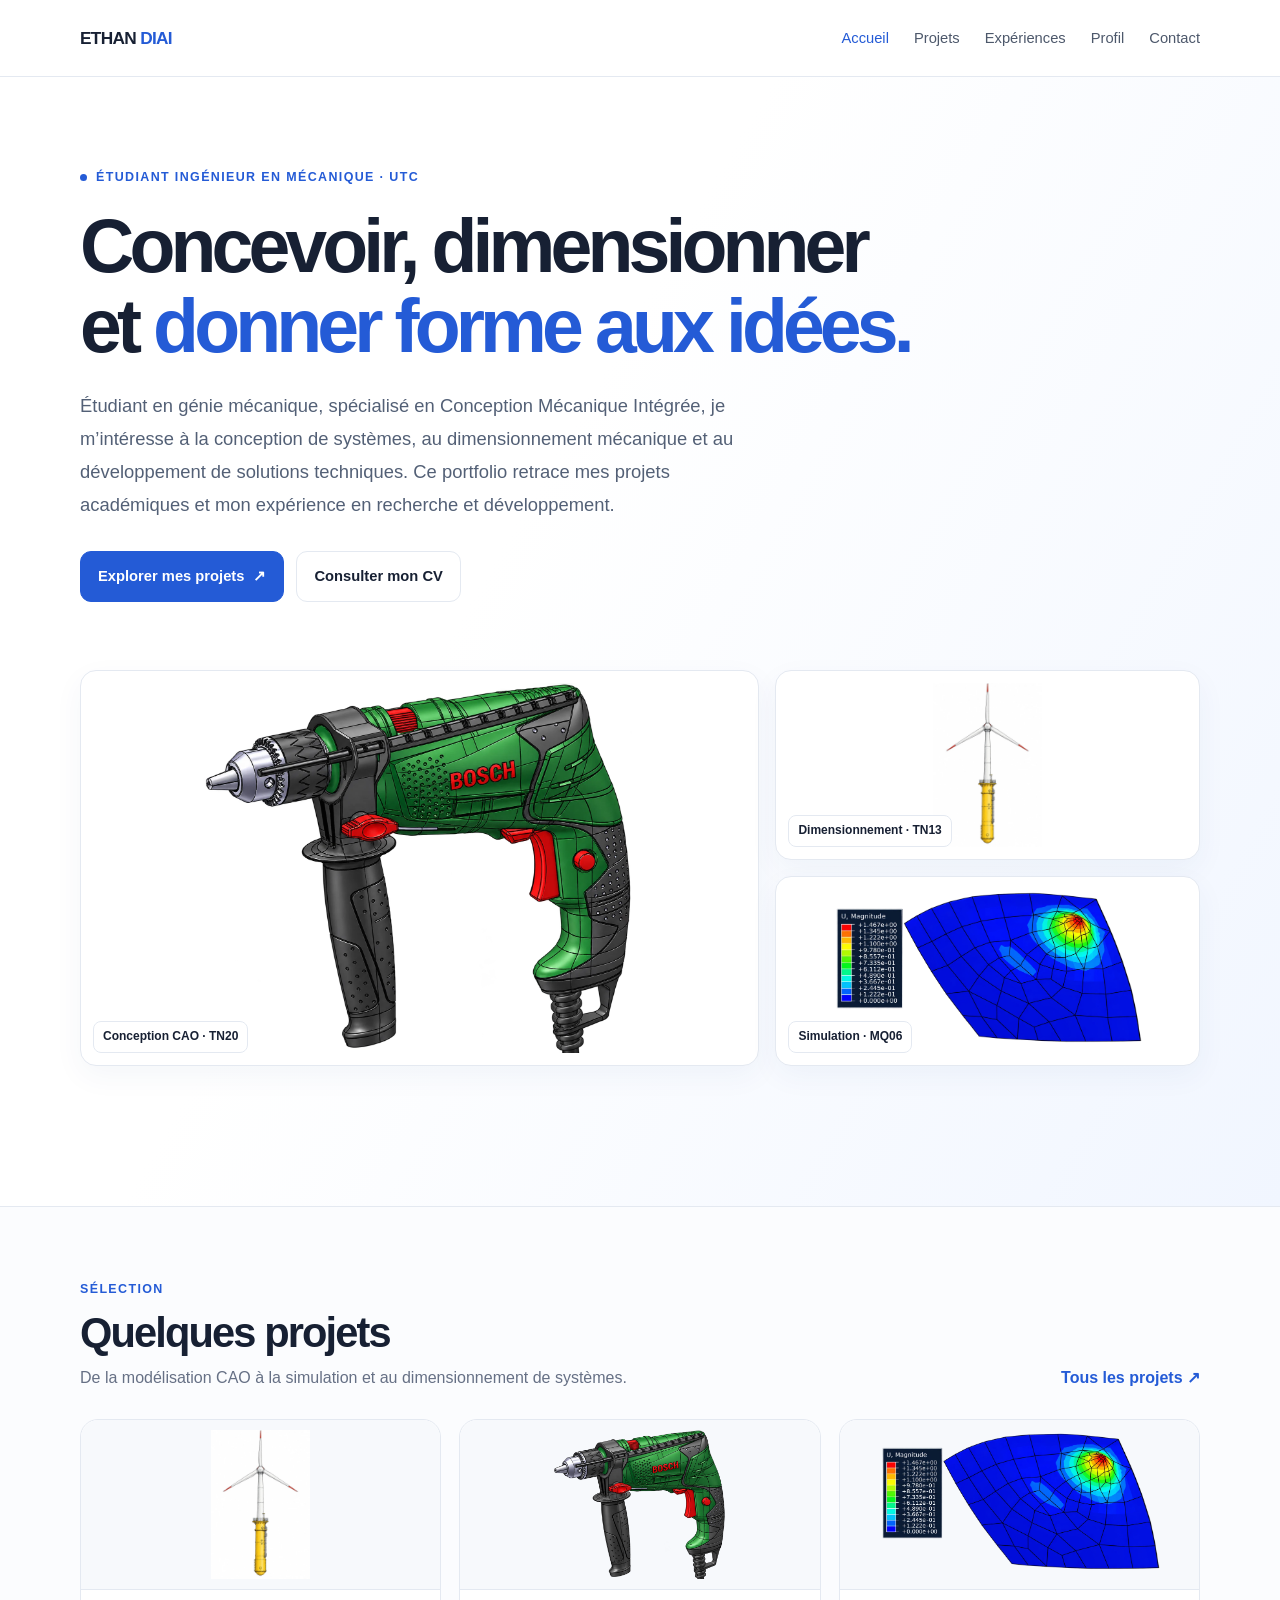
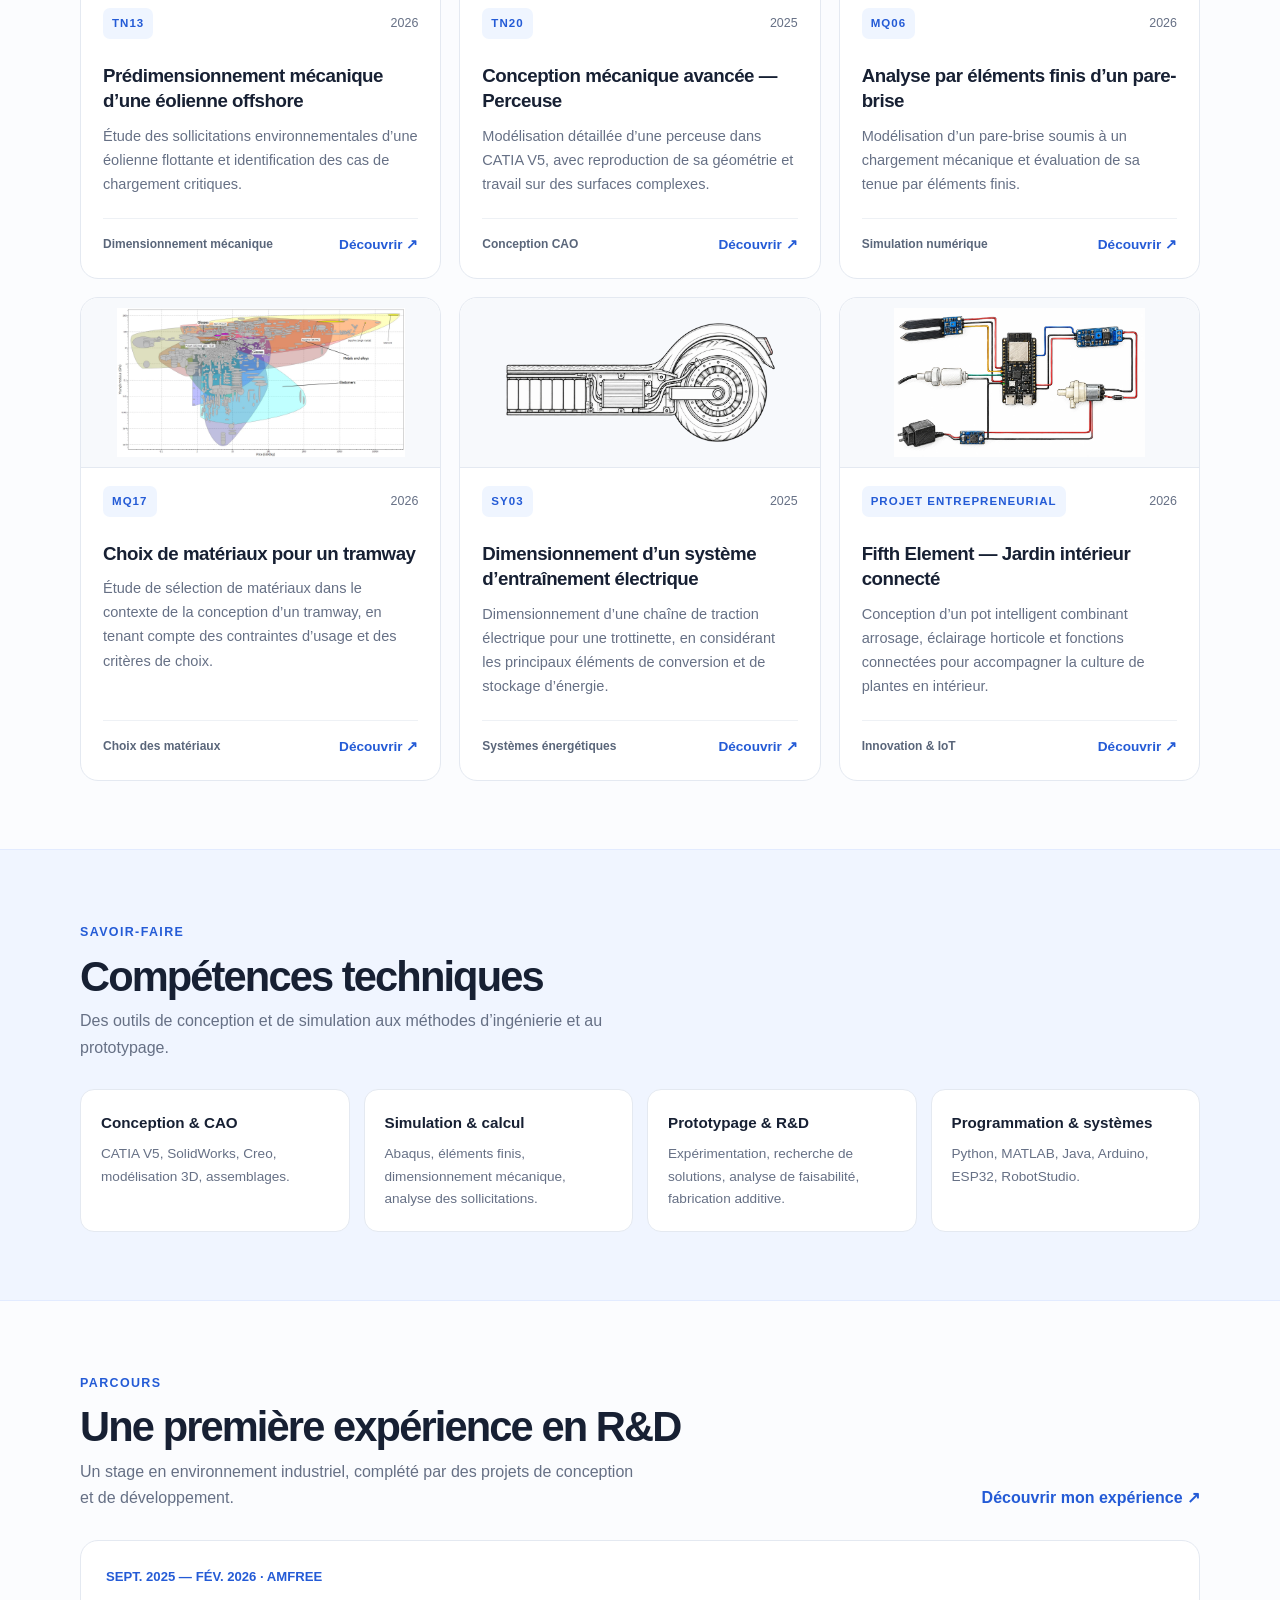
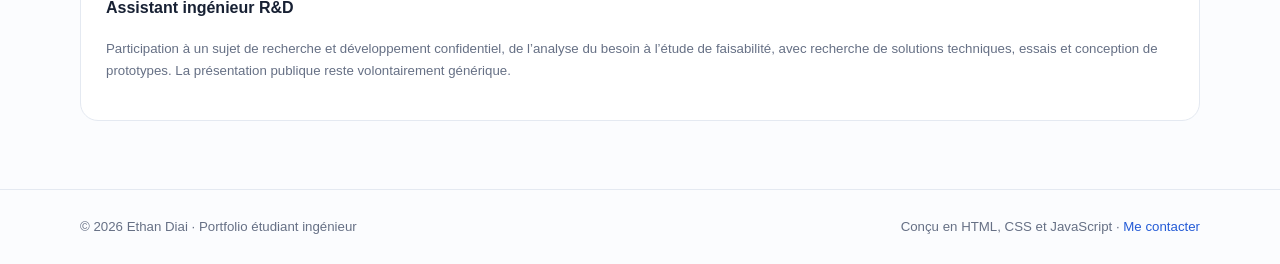
<file: index.html>
<!doctype html>
<html lang="fr">

<head>
    <meta charset="utf-8">
    <meta name="viewport" content="width=device-width,initial-scale=1">
    <meta name="description"
        content="Portfolio étudiant ingénieur en mécanique — conception, dimensionnement et développement de systèmes mécaniques.">
    <meta name="theme-color" content="#245bd6">
    <title>Accueil · Ethan Diai</title>
    <link rel="stylesheet" href="assets/style.css">
</head>

<body><a class="skip" href="#contenu">Aller au contenu</a>
    <header class="topbar">
        <div class="wrap nav"><a class="brand" href="index.html">ETHAN <span>DIAI</span></a><button class="menu-toggle"
                aria-expanded="false" aria-label="Ouvrir le menu">Menu</button>
            <nav class="navlinks" aria-label="Navigation principale"><a class="active" href="index.html">Accueil</a><a
                    class="" href="projets.html">Projets</a><a class="" href="experience.html">Expériences</a><a
                    class="" href="profil.html">Profil</a><a class="" href="contact.html">Contact</a></nav>
        </div>
    </header>
    <main id="contenu">
        <section class="hero">
            <div class="wrap hero-layout">
                <div class="hero-copy">
                    <div class="eyebrow"><span class="dot"></span>Étudiant ingénieur en mécanique · UTC</div>
                    <h1>Concevoir, dimensionner<br>et <em>donner forme aux idées.</em></h1>
                    <p class="lead">Étudiant en génie mécanique, spécialisé en Conception Mécanique Intégrée, je
                        m’intéresse à la conception de systèmes, au dimensionnement mécanique et au développement de
                        solutions techniques. Ce portfolio retrace mes projets académiques et mon expérience en
                        recherche et développement.</p>
                    <div class="actions"><a class="btn primary" href="projets.html">Explorer mes projets
                            <span>↗</span></a><a class="btn" href="documents/CV-Ethan-Diai.pdf" target="_blank"
                            rel="noopener">Consulter mon CV</a></div>
                </div>
            </div>
            
        </div>
        <section class="section">
            <div class="hero-visual" aria-label="Aperçu de projets techniques">
                <div class="hero-image-main"><img src="assets/images/tn20-perceuse.webp"
                        alt="Modèle 3D d’une perceuse conçu en CAO"><span class="image-label">Conception CAO ·
                        TN20</span></div>
                <div class="hero-image-small hero-image-wind"><img src="assets/images/tn13-eolienne.webp"
                        alt="Illustration technique d’une éolienne offshore"><span>Dimensionnement · TN13</span></div>
                <div class="hero-image-small hero-image-sim"><img src="assets/images/mq06-simulation.webp"
                        alt="Simulation mécanique par éléments finis"><span>Simulation · MQ06</span></div>
            </div>
        </section>
    </section>
        <section class="section">
            <div class="wrap">
                <div class="section-head">
                    <div>
                        <div class="eyebrow">Sélection</div>
                        <h2>Quelques projets</h2>
                        <p>De la modélisation CAO à la simulation et au dimensionnement de systèmes.</p>
                    </div><a class="text-link" href="projets.html">Tous les projets ↗</a>
                </div>
                <div class="grid">
                    <article class="project-card" data-category="Dimensionnement mécanique"><a class="card-image"
                            href="projets/tn13.html" tabindex="-1" aria-hidden="true"><img
                                src="assets/images/tn13-eolienne.webp"
                                alt="Éolienne offshore — illustration du projet TN13" loading="lazy"></a>
                        <div class="card-top"><span class="code">TN13</span><span class="year">2026</span></div>
                        <h3>Prédimensionnement mécanique d’une éolienne offshore</h3>
                        <p>Étude des sollicitations environnementales d’une éolienne flottante et identification des cas
                            de chargement critiques.</p>
                        <div class="card-foot"><span class="tag">Dimensionnement mécanique</span><a
                                href="projets/tn13.html">Découvrir ↗</a></div>
                    </article>
                    <article class="project-card" data-category="Conception CAO"><a class="card-image"
                            href="projets/tn20.html" tabindex="-1" aria-hidden="true"><img
                                src="assets/images/tn20-perceuse.webp"
                                alt="Modèle CAO de la perceuse conçu dans le cadre du TN20" loading="lazy"></a>
                        <div class="card-top"><span class="code">TN20</span><span class="year">2025</span></div>
                        <h3>Conception mécanique avancée — Perceuse</h3>
                        <p>Modélisation détaillée d’une perceuse dans CATIA V5, avec reproduction de sa géométrie et
                            travail sur des surfaces complexes.</p>
                        <div class="card-foot"><span class="tag">Conception CAO</span><a
                                href="projets/tn20.html">Découvrir ↗</a></div>
                    </article>
                    <article class="project-card" data-category="Simulation numérique"><a class="card-image"
                            href="projets/mq06.html" tabindex="-1" aria-hidden="true"><img
                                src="assets/images/mq06-simulation.webp"
                                alt="Résultat de simulation par éléments finis du projet MQ06" loading="lazy"></a>
                        <div class="card-top"><span class="code">MQ06</span><span class="year">2026</span></div>
                        <h3>Analyse par éléments finis d’un pare-brise</h3>
                        <p>Modélisation d’un pare-brise soumis à un chargement mécanique et évaluation de sa tenue par
                            éléments finis.</p>
                        <div class="card-foot"><span class="tag">Simulation numérique</span><a
                                href="projets/mq06.html">Découvrir ↗</a></div>
                    </article>
                    <article class="project-card" data-category="Choix des matériaux"><a class="card-image"
                            href="projets/mq17.html" tabindex="-1" aria-hidden="true"><img
                                src="assets/images/mq17-materiaux-tramway.webp"
                                alt="Visualisation de la sélection de matériaux pour le tramway" loading="lazy"></a>
                        <div class="card-top"><span class="code">MQ17</span><span class="year">2026</span></div>
                        <h3>Choix de matériaux pour un tramway</h3>
                        <p>Étude de sélection de matériaux dans le contexte de la conception d’un tramway, en tenant
                            compte des contraintes d’usage et des critères de choix.</p>
                        <div class="card-foot"><span class="tag">Choix des matériaux</span><a
                                href="projets/mq17.html">Découvrir ↗</a></div>
                    </article>
                    <article class="project-card" data-category="Systèmes énergétiques"><a class="card-image"
                            href="projets/sy03.html" tabindex="-1" aria-hidden="true"><img
                                src="assets/images/sy03-trottinette-esquisse.webp"
                                alt="Vue technique de la chaîne d’entraînement électrique étudiée en SY03"
                                loading="lazy"></a>
                        <div class="card-top"><span class="code">SY03</span><span class="year">2025</span></div>
                        <h3>Dimensionnement d’un système d’entraînement électrique</h3>
                        <p>Dimensionnement d’une chaîne de traction électrique pour une trottinette, en considérant les
                            principaux éléments de conversion et de stockage d’énergie.</p>
                        <div class="card-foot"><span class="tag">Systèmes énergétiques</span><a
                                href="projets/sy03.html">Découvrir ↗</a></div>
                    </article>
                    <article class="project-card" data-category="Innovation &amp; IoT"><a class="card-image"
                            href="projets/fifth-element.html" tabindex="-1" aria-hidden="true"><img
                                src="assets/images/fifth-element-electronique.webp"
                                alt="Architecture électronique du projet Fifth Element" loading="lazy"></a>
                        <div class="card-top"><span class="code">PROJET ENTREPRENEURIAL</span><span
                                class="year">2026</span></div>
                        <h3>Fifth Element — Jardin intérieur connecté</h3>
                        <p>Conception d’un pot intelligent combinant arrosage, éclairage horticole et fonctions
                            connectées pour accompagner la culture de plantes en intérieur.</p>
                        <div class="card-foot"><span class="tag">Innovation &amp; IoT</span><a
                                href="projets/fifth-element.html">Découvrir ↗</a></div>
                    </article>
                </div>
            </div>
        </section>
        <section class="section band">
            <div class="wrap">
                <div class="section-head">
                    <div>
                        <div class="eyebrow">Savoir-faire</div>
                        <h2>Compétences techniques</h2>
                        <p>Des outils de conception et de simulation aux méthodes d’ingénierie et au prototypage.</p>
                    </div>
                </div>
                <div class="skills">
                    <div class="skill">
                        <h3>Conception & CAO</h3>
                        <p>CATIA V5, SolidWorks, Creo, modélisation 3D, assemblages.</p>
                    </div>
                    <div class="skill">
                        <h3>Simulation & calcul</h3>
                        <p>Abaqus, éléments finis, dimensionnement mécanique, analyse des sollicitations.</p>
                    </div>
                    <div class="skill">
                        <h3>Prototypage & R&D</h3>
                        <p>Expérimentation, recherche de solutions, analyse de faisabilité, fabrication additive.</p>
                    </div>
                    <div class="skill">
                        <h3>Programmation & systèmes</h3>
                        <p>Python, MATLAB, Java, Arduino, ESP32, RobotStudio.</p>
                    </div>
                </div>
            </div>
        </section>
        <section class="section">
            <div class="wrap">
                <div class="section-head">
                    <div>
                        <div class="eyebrow">Parcours</div>
                        <h2>Une première expérience en R&D</h2>
                        <p>Un stage en environnement industriel, complété par des projets de conception et de
                            développement.</p>
                    </div><a class="text-link" href="experience.html">Découvrir mon expérience ↗</a>
                </div>
                <div class="box">
                    <div class="meta">SEPT. 2025 — FÉV. 2026 · AMFREE</div>
                    <h3>Assistant ingénieur R&D</h3>
                    <p class="small">Participation à un sujet de recherche et développement confidentiel, de l’analyse
                        du besoin à l’étude de faisabilité, avec recherche de solutions techniques, essais et conception
                        de prototypes. La présentation publique reste volontairement générique.</p>
                </div>
            </div>
        </section>
    </main>
    <footer class="footer">
        <div class="wrap footer-inner"><span>© 2026 Ethan Diai · Portfolio étudiant ingénieur</span><span>Conçu en HTML,
                CSS et JavaScript · <a href="contact.html">Me contacter</a></span></div>
    </footer>
    <script src="assets/script.js"></script>
</body>

</html>
</file>
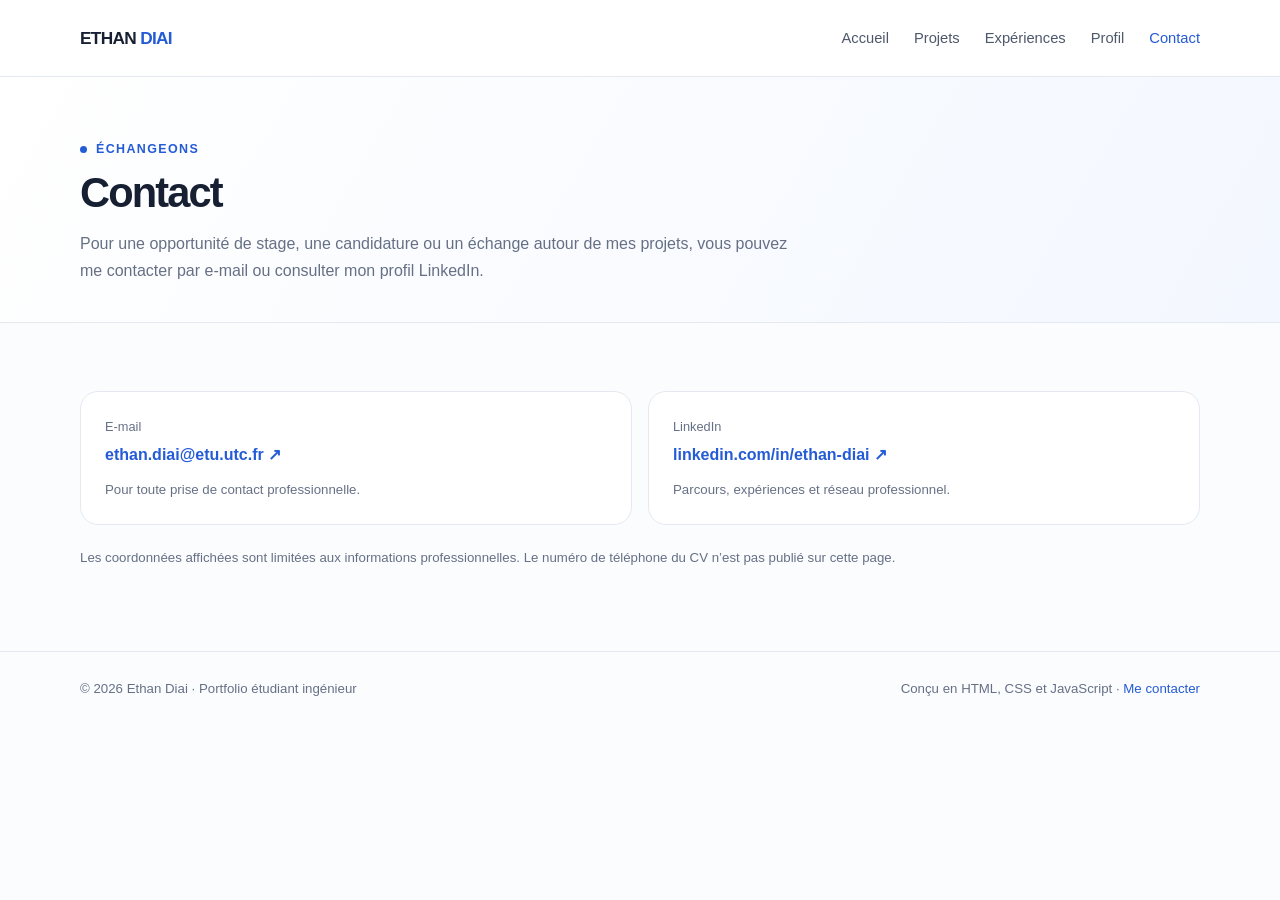
<file: contact.html>
<!doctype html><html lang="fr"><head><meta charset="utf-8"><meta name="viewport" content="width=device-width,initial-scale=1"><meta name="description" content="Portfolio étudiant ingénieur en mécanique — conception, dimensionnement et développement de systèmes mécaniques."><meta name="theme-color" content="#245bd6"><title>Contact · Ethan Diai</title><link rel="stylesheet" href="assets/style.css"></head><body><a class="skip" href="#contenu">Aller au contenu</a><header class="topbar"><div class="wrap nav"><a class="brand" href="index.html">ETHAN <span>DIAI</span></a><button class="menu-toggle" aria-expanded="false" aria-label="Ouvrir le menu">Menu</button><nav class="navlinks" aria-label="Navigation principale"><a class="" href="index.html">Accueil</a><a class="" href="projets.html">Projets</a><a class="" href="experience.html">Expériences</a><a class="" href="profil.html">Profil</a><a class="active" href="contact.html">Contact</a></nav></div></header><main id="contenu"><section class="page-hero"><div class="wrap"><div class="eyebrow"><span class="dot"></span>Échangeons</div><h1 class="page-title">Contact</h1><p>Pour une opportunité de stage, une candidature ou un échange autour de mes projets, vous pouvez me contacter par e-mail ou consulter mon profil LinkedIn.</p></div></section><section class="section"><div class="wrap"><div class="contact-grid"><div class="contact-item"><div class="label">E-mail</div><a href="mailto:ethan.diai@etu.utc.fr">ethan.diai@etu.utc.fr ↗</a><p class="small" style="margin:10px 0 0">Pour toute prise de contact professionnelle.</p></div><div class="contact-item"><div class="label">LinkedIn</div><a href="https://www.linkedin.com/in/ethan-diai-077366198/" target="_blank" rel="noopener">linkedin.com/in/ethan-diai ↗</a><p class="small" style="margin:10px 0 0">Parcours, expériences et réseau professionnel.</p></div></div><p class="small" style="margin-top:22px">Les coordonnées affichées sont limitées aux informations professionnelles. Le numéro de téléphone du CV n’est pas publié sur cette page.</p></div></section></main><footer class="footer"><div class="wrap footer-inner"><span>© 2026 Ethan Diai · Portfolio étudiant ingénieur</span><span>Conçu en HTML, CSS et JavaScript · <a href="contact.html">Me contacter</a></span></div></footer><script src="assets/script.js"></script></body></html>
</file>
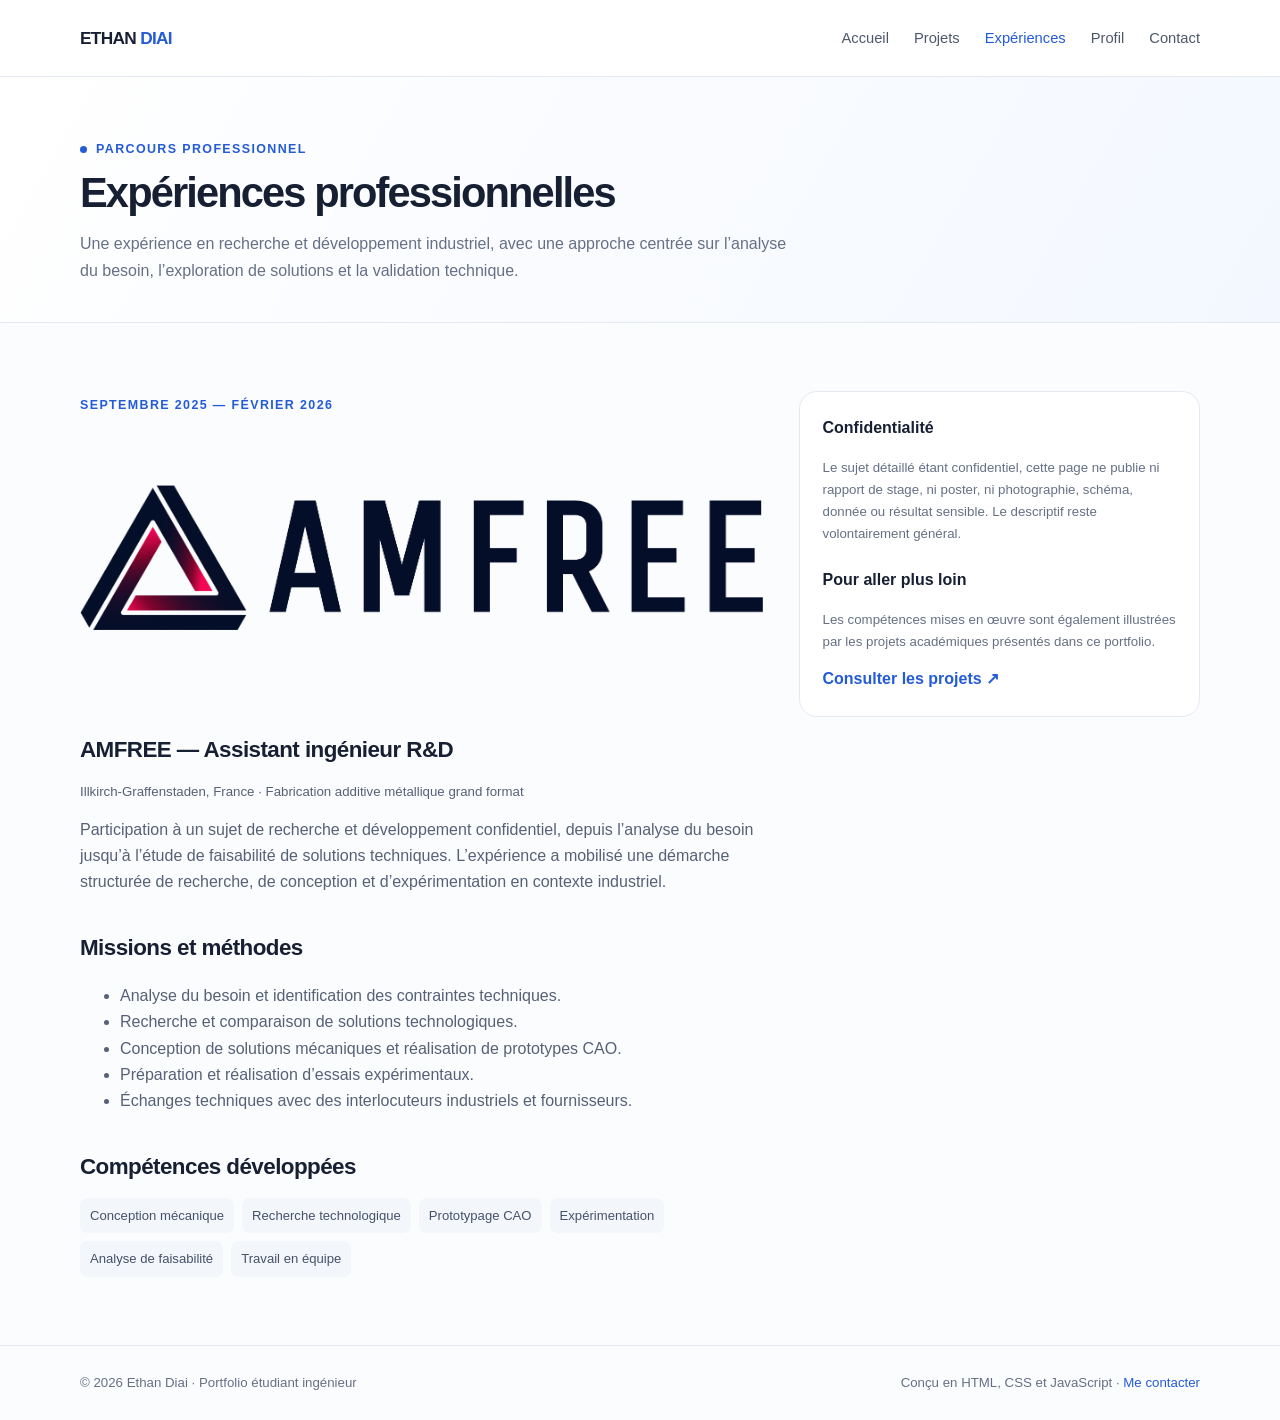
<file: experience.html>
<!doctype html>
<html lang="fr">

<head>
    <meta charset="utf-8">
    <meta name="viewport" content="width=device-width,initial-scale=1">
    <meta name="description"
        content="Portfolio étudiant ingénieur en mécanique — conception, dimensionnement et développement de systèmes mécaniques.">
    <meta name="theme-color" content="#245bd6">
    <title>Expériences professionnelles · Ethan Diai</title>
    <link rel="stylesheet" href="assets/style.css">
</head>

<body><a class="skip" href="#contenu">Aller au contenu</a>
    <header class="topbar">
        <div class="wrap nav"><a class="brand" href="index.html">ETHAN <span>DIAI</span></a><button class="menu-toggle"
                aria-expanded="false" aria-label="Ouvrir le menu">Menu</button>
            <nav class="navlinks" aria-label="Navigation principale"><a class="" href="index.html">Accueil</a><a
                    class="" href="projets.html">Projets</a><a class="active" href="experience.html">Expériences</a><a
                    class="" href="profil.html">Profil</a><a class="" href="contact.html">Contact</a></nav>
        </div>
    </header>
    <main id="contenu">
        <section class="page-hero">
            <div class="wrap">
                <div class="eyebrow"><span class="dot"></span>Parcours professionnel</div>
                <h1 class="page-title">Expériences professionnelles</h1>
                <p>Une expérience en recherche et développement industriel, avec une approche centrée sur l’analyse du
                    besoin, l’exploration de solutions et la validation technique.</p>
            </div>
        </section>
        <section class="section">
            <div class="wrap detail-layout">
                <div class="prose">
                    <div class="eyebrow">Septembre 2025 — Février 2026</div>
                    <section class="section">
                        <div class="company-brand"><img src="assets/images/amfree-logo.png" alt="Logo AMFREE"
                            loading="lazy"></div>
                    </section>
                    <h2>AMFREE — Assistant ingénieur R&D</h2>
                    <p class="small">Illkirch-Graffenstaden, France · Fabrication additive métallique grand format</p>
                    <p>Participation à un sujet de recherche et développement confidentiel, depuis l’analyse du besoin
                        jusqu’à l’étude de faisabilité de solutions techniques. L’expérience a mobilisé une démarche
                        structurée de recherche, de conception et d’expérimentation en contexte industriel.</p>
                    <h2>Missions et méthodes</h2>
                    <ul>
                        <li>Analyse du besoin et identification des contraintes techniques.</li>
                        <li>Recherche et comparaison de solutions technologiques.</li>
                        <li>Conception de solutions mécaniques et réalisation de prototypes CAO.</li>
                        <li>Préparation et réalisation d’essais expérimentaux.</li>
                        <li>Échanges techniques avec des interlocuteurs industriels et fournisseurs.</li>
                    </ul>
                    <h2>Compétences développées</h2>
                    <div class="pill-list"><span class="pill">Conception mécanique</span><span class="pill">Recherche
                            technologique</span><span class="pill">Prototypage CAO</span><span
                            class="pill">Expérimentation</span><span class="pill">Analyse de faisabilité</span><span
                            class="pill">Travail en équipe</span></div>
                </div>
                <aside class="panel">
                    <h3>Confidentialité</h3>
                    <p class="small">Le sujet détaillé étant confidentiel, cette page ne publie ni rapport de stage, ni
                        poster, ni photographie, schéma, donnée ou résultat sensible. Le descriptif reste volontairement
                        général.</p>
                    <h3 style="margin-top:22px">Pour aller plus loin</h3>
                    <p class="small">Les compétences mises en œuvre sont également illustrées par les projets
                        académiques présentés dans ce portfolio.</p><a class="text-link" href="projets.html">Consulter
                        les projets ↗</a>
                </aside>
            </div>
        </section>
    </main>
    <footer class="footer">
        <div class="wrap footer-inner"><span>© 2026 Ethan Diai · Portfolio étudiant ingénieur</span><span>Conçu en HTML,
                CSS et JavaScript · <a href="contact.html">Me contacter</a></span></div>
    </footer>
    <script src="assets/script.js"></script>
</body>

</html>
</file>
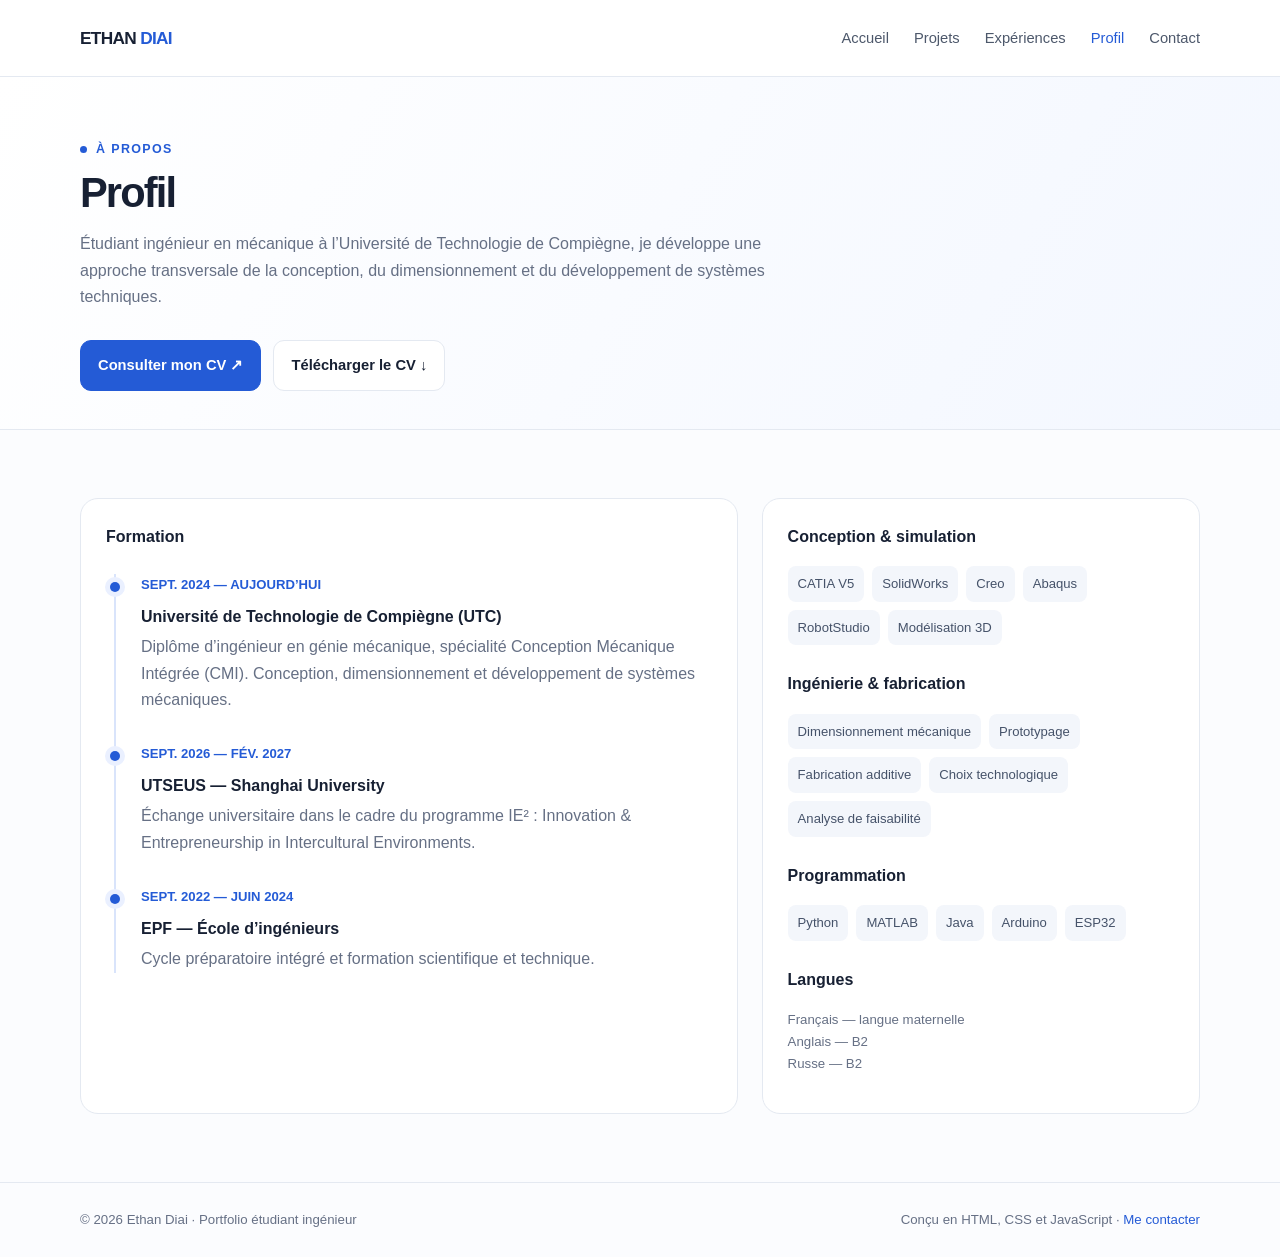
<file: profil.html>
<!doctype html><html lang="fr"><head><meta charset="utf-8"><meta name="viewport" content="width=device-width,initial-scale=1"><meta name="description" content="Portfolio étudiant ingénieur en mécanique — conception, dimensionnement et développement de systèmes mécaniques."><meta name="theme-color" content="#245bd6"><title>Profil · Ethan Diai</title><link rel="stylesheet" href="assets/style.css"></head><body><a class="skip" href="#contenu">Aller au contenu</a><header class="topbar"><div class="wrap nav"><a class="brand" href="index.html">ETHAN <span>DIAI</span></a><button class="menu-toggle" aria-expanded="false" aria-label="Ouvrir le menu">Menu</button><nav class="navlinks" aria-label="Navigation principale"><a class="" href="index.html">Accueil</a><a class="" href="projets.html">Projets</a><a class="" href="experience.html">Expériences</a><a class="active" href="profil.html">Profil</a><a class="" href="contact.html">Contact</a></nav></div></header><main id="contenu"><section class="page-hero"><div class="wrap"><div class="eyebrow"><span class="dot"></span>À propos</div><h1 class="page-title">Profil</h1><p>Étudiant ingénieur en mécanique à l’Université de Technologie de Compiègne, je développe une approche transversale de la conception, du dimensionnement et du développement de systèmes techniques.</p><div class="actions"><a class="btn primary" href="documents/CV-Ethan-Diai.pdf" target="_blank" rel="noopener">Consulter mon CV ↗</a><a class="btn" href="documents/CV-Ethan-Diai.pdf" download>Télécharger le CV ↓</a></div></div></section><section class="section"><div class="wrap profile-grid"><div class="box"><h3>Formation</h3><div class="timeline"><div class="timeline-item"><div class="meta">SEPT. 2024 — AUJOURD’HUI</div><h3>Université de Technologie de Compiègne (UTC)</h3><p>Diplôme d’ingénieur en génie mécanique, spécialité Conception Mécanique Intégrée (CMI). Conception, dimensionnement et développement de systèmes mécaniques.</p></div><div class="timeline-item"><div class="meta">SEPT. 2026 — FÉV. 2027</div><h3>UTSEUS — Shanghai University</h3><p>Échange universitaire dans le cadre du programme IE² : Innovation & Entrepreneurship in Intercultural Environments.</p></div><div class="timeline-item"><div class="meta">SEPT. 2022 — JUIN 2024</div><h3>EPF — École d’ingénieurs</h3><p>Cycle préparatoire intégré et formation scientifique et technique.</p></div></div></div><div class="box"><h3>Conception & simulation</h3><div class="pill-list"><span class="pill">CATIA V5</span><span class="pill">SolidWorks</span><span class="pill">Creo</span><span class="pill">Abaqus</span><span class="pill">RobotStudio</span><span class="pill">Modélisation 3D</span></div><h3 style="margin-top:26px">Ingénierie & fabrication</h3><div class="pill-list"><span class="pill">Dimensionnement mécanique</span><span class="pill">Prototypage</span><span class="pill">Fabrication additive</span><span class="pill">Choix technologique</span><span class="pill">Analyse de faisabilité</span></div><h3 style="margin-top:26px">Programmation</h3><div class="pill-list"><span class="pill">Python</span><span class="pill">MATLAB</span><span class="pill">Java</span><span class="pill">Arduino</span><span class="pill">ESP32</span></div><h3 style="margin-top:26px">Langues</h3><p class="small">Français — langue maternelle<br>Anglais — B2<br>Russe — B2</p></div></div></section></main><footer class="footer"><div class="wrap footer-inner"><span>© 2026 Ethan Diai · Portfolio étudiant ingénieur</span><span>Conçu en HTML, CSS et JavaScript · <a href="contact.html">Me contacter</a></span></div></footer><script src="assets/script.js"></script></body></html>
</file>
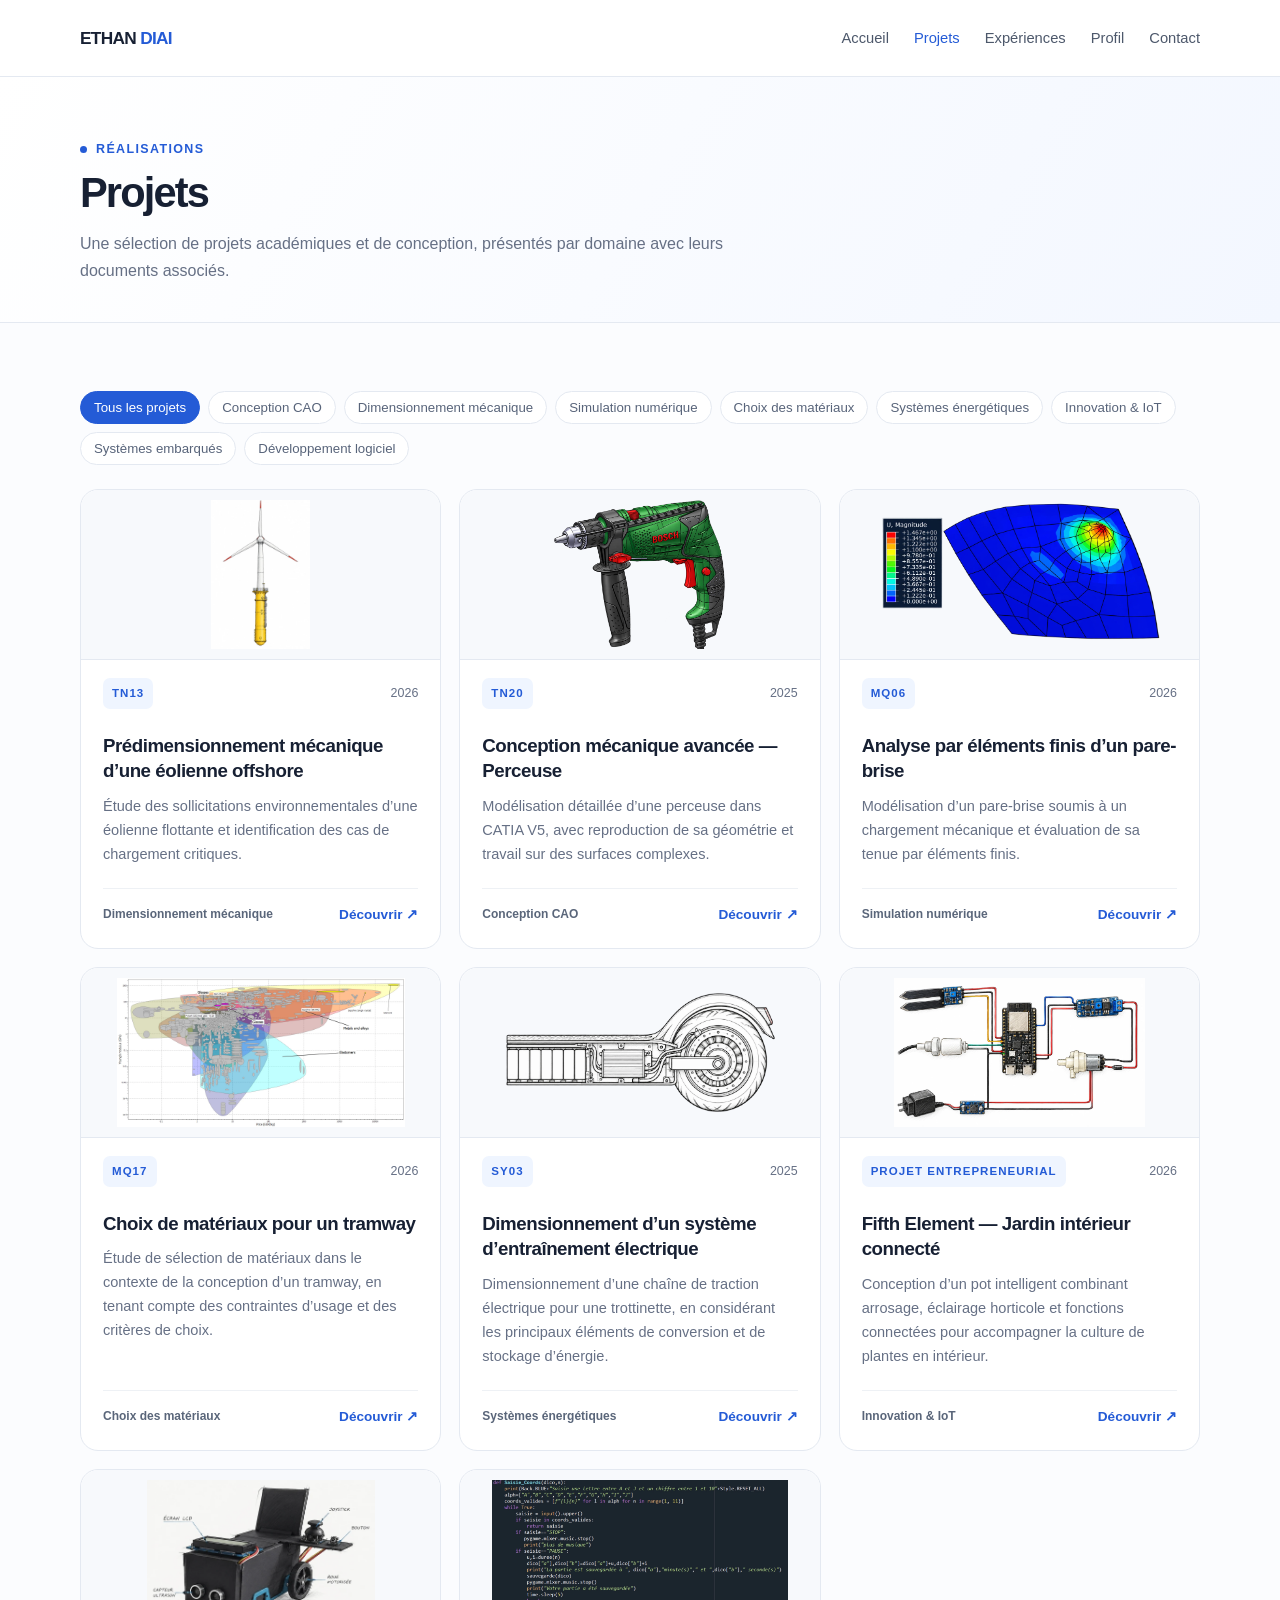
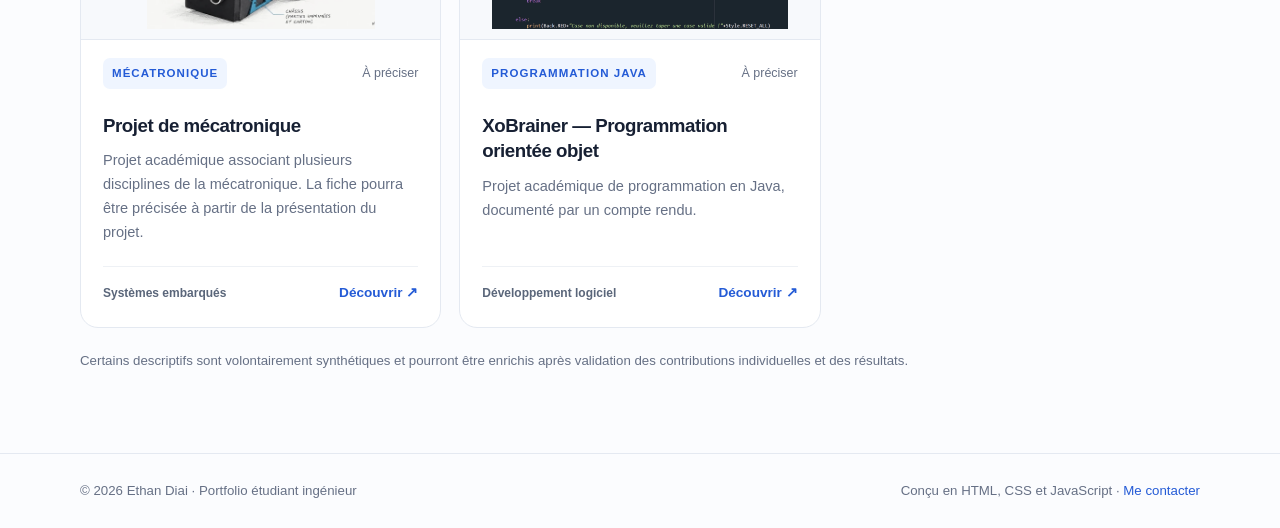
<file: projets.html>
<!doctype html><html lang="fr"><head><meta charset="utf-8"><meta name="viewport" content="width=device-width,initial-scale=1"><meta name="description" content="Portfolio étudiant ingénieur en mécanique — conception, dimensionnement et développement de systèmes mécaniques."><meta name="theme-color" content="#245bd6"><title>Projets · Ethan Diai</title><link rel="stylesheet" href="assets/style.css"></head><body><a class="skip" href="#contenu">Aller au contenu</a><header class="topbar"><div class="wrap nav"><a class="brand" href="index.html">ETHAN <span>DIAI</span></a><button class="menu-toggle" aria-expanded="false" aria-label="Ouvrir le menu">Menu</button><nav class="navlinks" aria-label="Navigation principale"><a class="" href="index.html">Accueil</a><a class="active" href="projets.html">Projets</a><a class="" href="experience.html">Expériences</a><a class="" href="profil.html">Profil</a><a class="" href="contact.html">Contact</a></nav></div></header><main id="contenu"><section class="page-hero"><div class="wrap"><div class="eyebrow"><span class="dot"></span>Réalisations</div><h1 class="page-title">Projets</h1><p>Une sélection de projets académiques et de conception, présentés par domaine avec leurs documents associés.</p></div></section><section class="section"><div class="wrap"><div class="filterbar"><button class="filter active" data-filter="all">Tous les projets</button><button class="filter" data-filter="Conception CAO">Conception CAO</button><button class="filter" data-filter="Dimensionnement mécanique">Dimensionnement mécanique</button><button class="filter" data-filter="Simulation numérique">Simulation numérique</button><button class="filter" data-filter="Choix des matériaux">Choix des matériaux</button><button class="filter" data-filter="Systèmes énergétiques">Systèmes énergétiques</button><button class="filter" data-filter="Innovation &amp; IoT">Innovation &amp; IoT</button><button class="filter" data-filter="Systèmes embarqués">Systèmes embarqués</button><button class="filter" data-filter="Développement logiciel">Développement logiciel</button></div><div class="grid"><article class="project-card" data-category="Dimensionnement mécanique"><a class="card-image" href="projets/tn13.html" tabindex="-1" aria-hidden="true"><img src="assets/images/tn13-eolienne.webp" alt="Éolienne offshore — illustration du projet TN13" loading="lazy"></a><div class="card-top"><span class="code">TN13</span><span class="year">2026</span></div><h3>Prédimensionnement mécanique d’une éolienne offshore</h3><p>Étude des sollicitations environnementales d’une éolienne flottante et identification des cas de chargement critiques.</p><div class="card-foot"><span class="tag">Dimensionnement mécanique</span><a href="projets/tn13.html">Découvrir ↗</a></div></article><article class="project-card" data-category="Conception CAO"><a class="card-image" href="projets/tn20.html" tabindex="-1" aria-hidden="true"><img src="assets/images/tn20-perceuse.webp" alt="Modèle CAO de la perceuse conçu dans le cadre du TN20" loading="lazy"></a><div class="card-top"><span class="code">TN20</span><span class="year">2025</span></div><h3>Conception mécanique avancée — Perceuse</h3><p>Modélisation détaillée d’une perceuse dans CATIA V5, avec reproduction de sa géométrie et travail sur des surfaces complexes.</p><div class="card-foot"><span class="tag">Conception CAO</span><a href="projets/tn20.html">Découvrir ↗</a></div></article><article class="project-card" data-category="Simulation numérique"><a class="card-image" href="projets/mq06.html" tabindex="-1" aria-hidden="true"><img src="assets/images/mq06-simulation.webp" alt="Résultat de simulation par éléments finis du projet MQ06" loading="lazy"></a><div class="card-top"><span class="code">MQ06</span><span class="year">2026</span></div><h3>Analyse par éléments finis d’un pare-brise</h3><p>Modélisation d’un pare-brise soumis à un chargement mécanique et évaluation de sa tenue par éléments finis.</p><div class="card-foot"><span class="tag">Simulation numérique</span><a href="projets/mq06.html">Découvrir ↗</a></div></article><article class="project-card" data-category="Choix des matériaux"><a class="card-image" href="projets/mq17.html" tabindex="-1" aria-hidden="true"><img src="assets/images/mq17-materiaux-tramway.webp" alt="Visualisation de la sélection de matériaux pour le tramway" loading="lazy"></a><div class="card-top"><span class="code">MQ17</span><span class="year">2026</span></div><h3>Choix de matériaux pour un tramway</h3><p>Étude de sélection de matériaux dans le contexte de la conception d’un tramway, en tenant compte des contraintes d’usage et des critères de choix.</p><div class="card-foot"><span class="tag">Choix des matériaux</span><a href="projets/mq17.html">Découvrir ↗</a></div></article><article class="project-card" data-category="Systèmes énergétiques"><a class="card-image" href="projets/sy03.html" tabindex="-1" aria-hidden="true"><img src="assets/images/sy03-trottinette-esquisse.webp" alt="Vue technique de la chaîne d’entraînement électrique étudiée en SY03" loading="lazy"></a><div class="card-top"><span class="code">SY03</span><span class="year">2025</span></div><h3>Dimensionnement d’un système d’entraînement électrique</h3><p>Dimensionnement d’une chaîne de traction électrique pour une trottinette, en considérant les principaux éléments de conversion et de stockage d’énergie.</p><div class="card-foot"><span class="tag">Systèmes énergétiques</span><a href="projets/sy03.html">Découvrir ↗</a></div></article><article class="project-card" data-category="Innovation &amp; IoT"><a class="card-image" href="projets/fifth-element.html" tabindex="-1" aria-hidden="true"><img src="assets/images/fifth-element-electronique.webp" alt="Architecture électronique du projet Fifth Element" loading="lazy"></a><div class="card-top"><span class="code">PROJET ENTREPRENEURIAL</span><span class="year">2026</span></div><h3>Fifth Element — Jardin intérieur connecté</h3><p>Conception d’un pot intelligent combinant arrosage, éclairage horticole et fonctions connectées pour accompagner la culture de plantes en intérieur.</p><div class="card-foot"><span class="tag">Innovation &amp; IoT</span><a href="projets/fifth-element.html">Découvrir ↗</a></div></article><article class="project-card" data-category="Systèmes embarqués"><a class="card-image" href="projets/mecatronique.html" tabindex="-1" aria-hidden="true"><img src="assets/images/mecatronique.webp" alt="Prototype du projet de mécatronique" loading="lazy"></a><div class="card-top"><span class="code">MÉCATRONIQUE</span><span class="year">À préciser</span></div><h3>Projet de mécatronique</h3><p>Projet académique associant plusieurs disciplines de la mécatronique. La fiche pourra être précisée à partir de la présentation du projet.</p><div class="card-foot"><span class="tag">Systèmes embarqués</span><a href="projets/mecatronique.html">Découvrir ↗</a></div></article><article class="project-card" data-category="Développement logiciel"><a class="card-image" href="projets/xobrainer.html" tabindex="-1" aria-hidden="true"><img src="assets/images/xobrainer-code.webp" alt="Extrait de code du projet XoBrainer" loading="lazy"></a><div class="card-top"><span class="code">PROGRAMMATION JAVA</span><span class="year">À préciser</span></div><h3>XoBrainer — Programmation orientée objet</h3><p>Projet académique de programmation en Java, documenté par un compte rendu.</p><div class="card-foot"><span class="tag">Développement logiciel</span><a href="projets/xobrainer.html">Découvrir ↗</a></div></article></div><p class="small" style="margin-top:22px">Certains descriptifs sont volontairement synthétiques et pourront être enrichis après validation des contributions individuelles et des résultats.</p></div></section></main><footer class="footer"><div class="wrap footer-inner"><span>© 2026 Ethan Diai · Portfolio étudiant ingénieur</span><span>Conçu en HTML, CSS et JavaScript · <a href="contact.html">Me contacter</a></span></div></footer><script src="assets/script.js"></script></body></html>
</file>
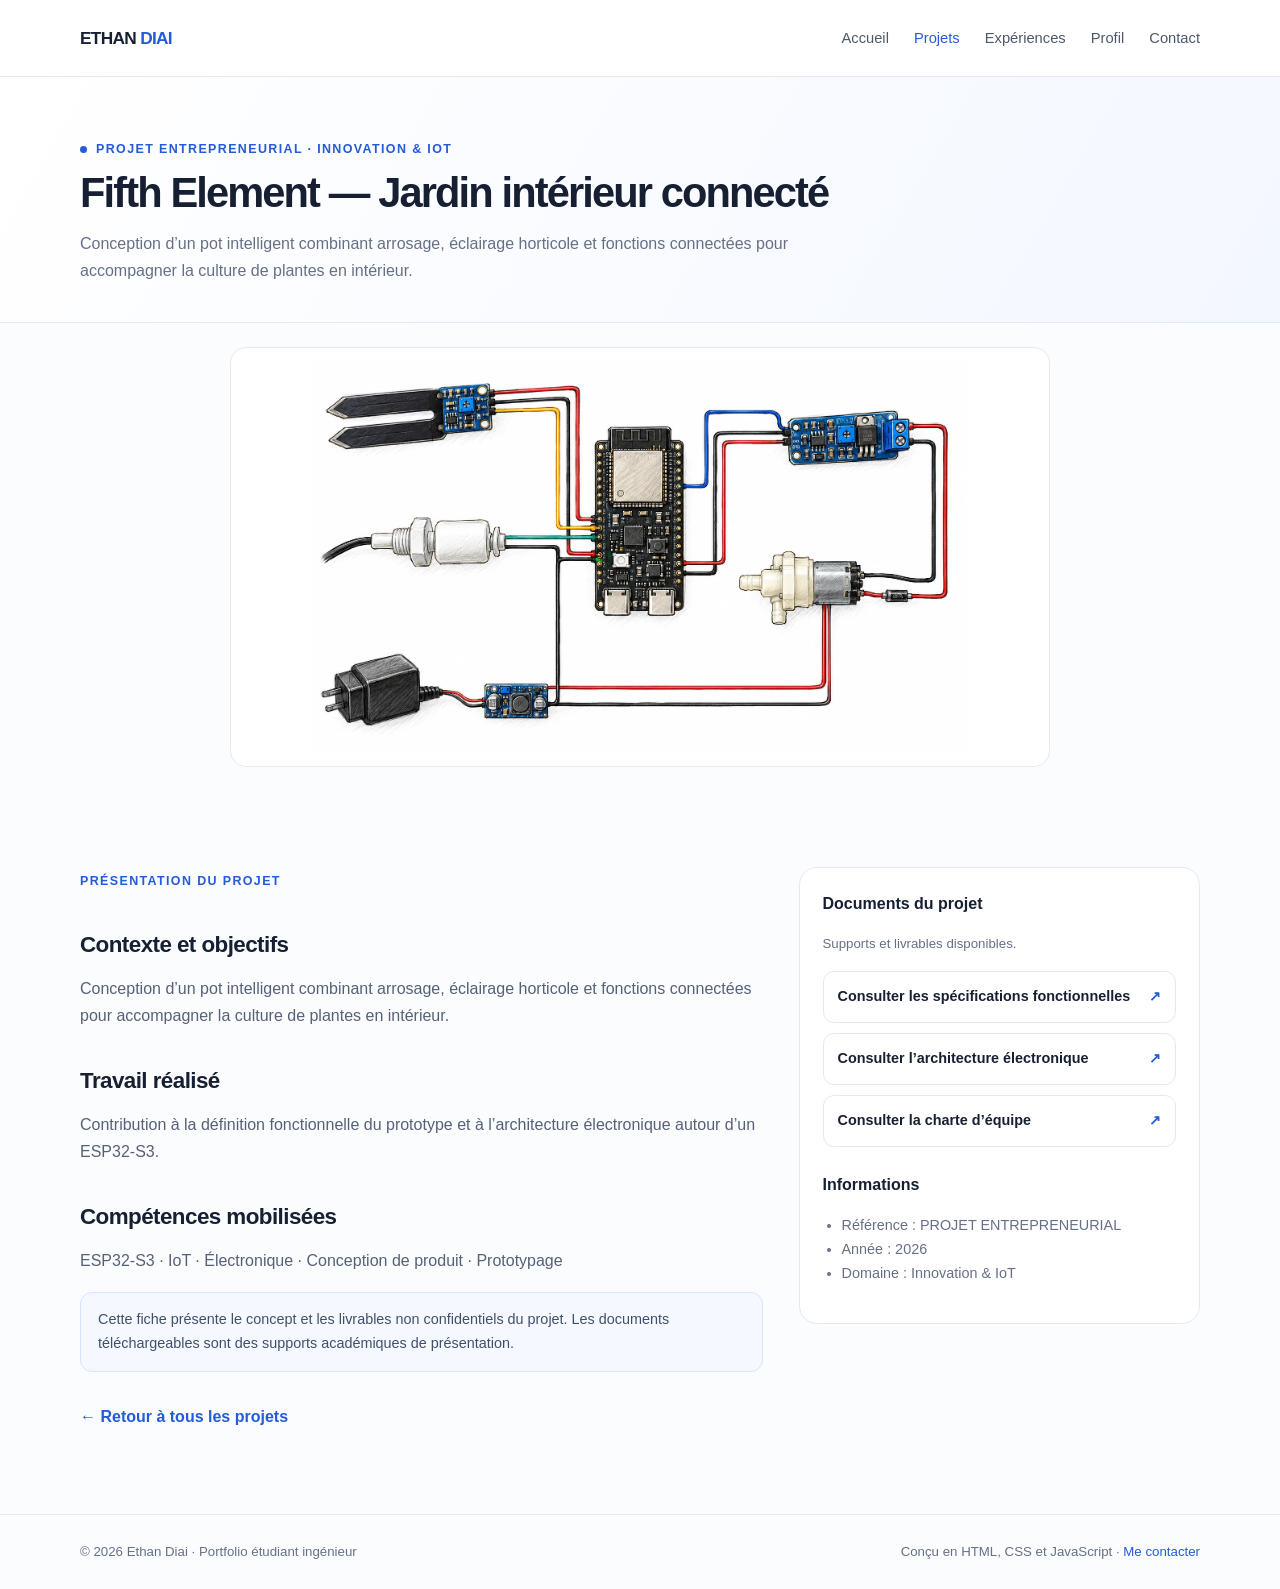
<file: projets/fifth-element.html>
<!doctype html>
<html lang="fr">

<head>
    <meta charset="utf-8">
    <meta name="viewport" content="width=device-width,initial-scale=1">
    <meta name="description"
        content="Conception d’un pot intelligent combinant arrosage, éclairage horticole et fonctions connectées pour accompagner la culture de plantes en intérieur.">
    <meta name="theme-color" content="#245bd6">
    <title>Fifth Element — Jardin intérieur connecté · Ethan Diai</title>
    <link rel="stylesheet" href="../assets/style.css">
</head>

<body><a class="skip" href="#contenu">Aller au contenu</a>
    <header class="topbar">
        <div class="wrap nav"><a class="brand" href="../index.html">ETHAN <span>DIAI</span></a><button
                class="menu-toggle" aria-expanded="false" aria-label="Ouvrir le menu">Menu</button>
            <nav class="navlinks" aria-label="Navigation principale"><a class="" href="../index.html">Accueil</a><a
                    class="active" href="../projets.html">Projets</a><a class=""
                    href="../experience.html">Expériences</a><a class="" href="../profil.html">Profil</a><a class=""
                    href="../contact.html">Contact</a></nav>
        </div>
    </header>
    <main id="contenu">
        <section class="page-hero">
            <div class="wrap">
                <div class="eyebrow"><span class="dot"></span>PROJET ENTREPRENEURIAL · Innovation &amp; IoT</div>
                <h1 class="page-title">Fifth Element — Jardin intérieur connecté</h1>
                <p>Conception d’un pot intelligent combinant arrosage, éclairage horticole et fonctions connectées pour
                    accompagner la culture de plantes en intérieur.</p>
            </div>
        </section>
        <section class="project-visual-section">
            <div class="wrap">
                <figure class="project-visual"><img src="../assets/images/fifth-element-electronique.webp"
                        alt="Architecture électronique du projet Fifth Element" loading="lazy">
                </figure>
            </div>
        </section>
        <section class="section">
            <div class="wrap detail-layout">
                <div class="prose">
                    <div class="eyebrow">Présentation du projet</div>
                    <h2>Contexte et objectifs</h2>
                    <p>Conception d’un pot intelligent combinant arrosage, éclairage horticole et fonctions connectées
                        pour accompagner la culture de plantes en intérieur.</p>
                    <h2>Travail réalisé</h2>
                    <p>Contribution à la définition fonctionnelle du prototype et à l’architecture électronique autour
                        d’un ESP32-S3.</p>
                    <h2>Compétences mobilisées</h2>
                    <p>ESP32-S3 · IoT · Électronique · Conception de produit · Prototypage</p>
                    <div class="notice" style="margin-top:18px">Cette fiche présente le concept et les livrables non
                        confidentiels du projet. Les documents téléchargeables sont des supports académiques de
                        présentation.</div>
                    <p style="margin-top:32px"><a class="text-link" href="../projets.html">← Retour à tous les
                            projets</a></p>
                </div>
                <aside class="panel">
                    <h3>Documents du projet</h3>
                    <p class="small">Supports et livrables disponibles.</p>
                    <div class="doc-list"><a class="doc-link"
                            href="../documents/Fifth-Element-specifications-fonctionnelles.pdf" target="_blank"
                            rel="noopener"><span>Consulter les spécifications fonctionnelles</span><span>↗</span></a><a
                            class="doc-link" href="../documents/Fifth-Element-architecture-electronique.pdf"
                            target="_blank" rel="noopener"><span>Consulter l’architecture
                                électronique</span><span>↗</span></a><a class="doc-link"
                            href="../documents/Fifth-Element-charte-equipe.pdf" target="_blank"
                            rel="noopener"><span>Consulter la charte d’équipe</span><span>↗</span></a></div>
                    <h3 style="margin-top:25px">Informations</h3>
                    <ul>
                        <li>Référence : PROJET ENTREPRENEURIAL</li>
                        <li>Année : 2026</li>
                        <li>Domaine : Innovation &amp; IoT</li>
                    </ul>
                </aside>
            </div>
        </section>
    </main>
    <footer class="footer">
        <div class="wrap footer-inner"><span>© 2026 Ethan Diai · Portfolio étudiant ingénieur</span><span>Conçu en HTML,
                CSS et JavaScript · <a href="../contact.html">Me contacter</a></span></div>
    </footer>
    <script src="../assets/script.js"></script>
</body>

</html>
</file>
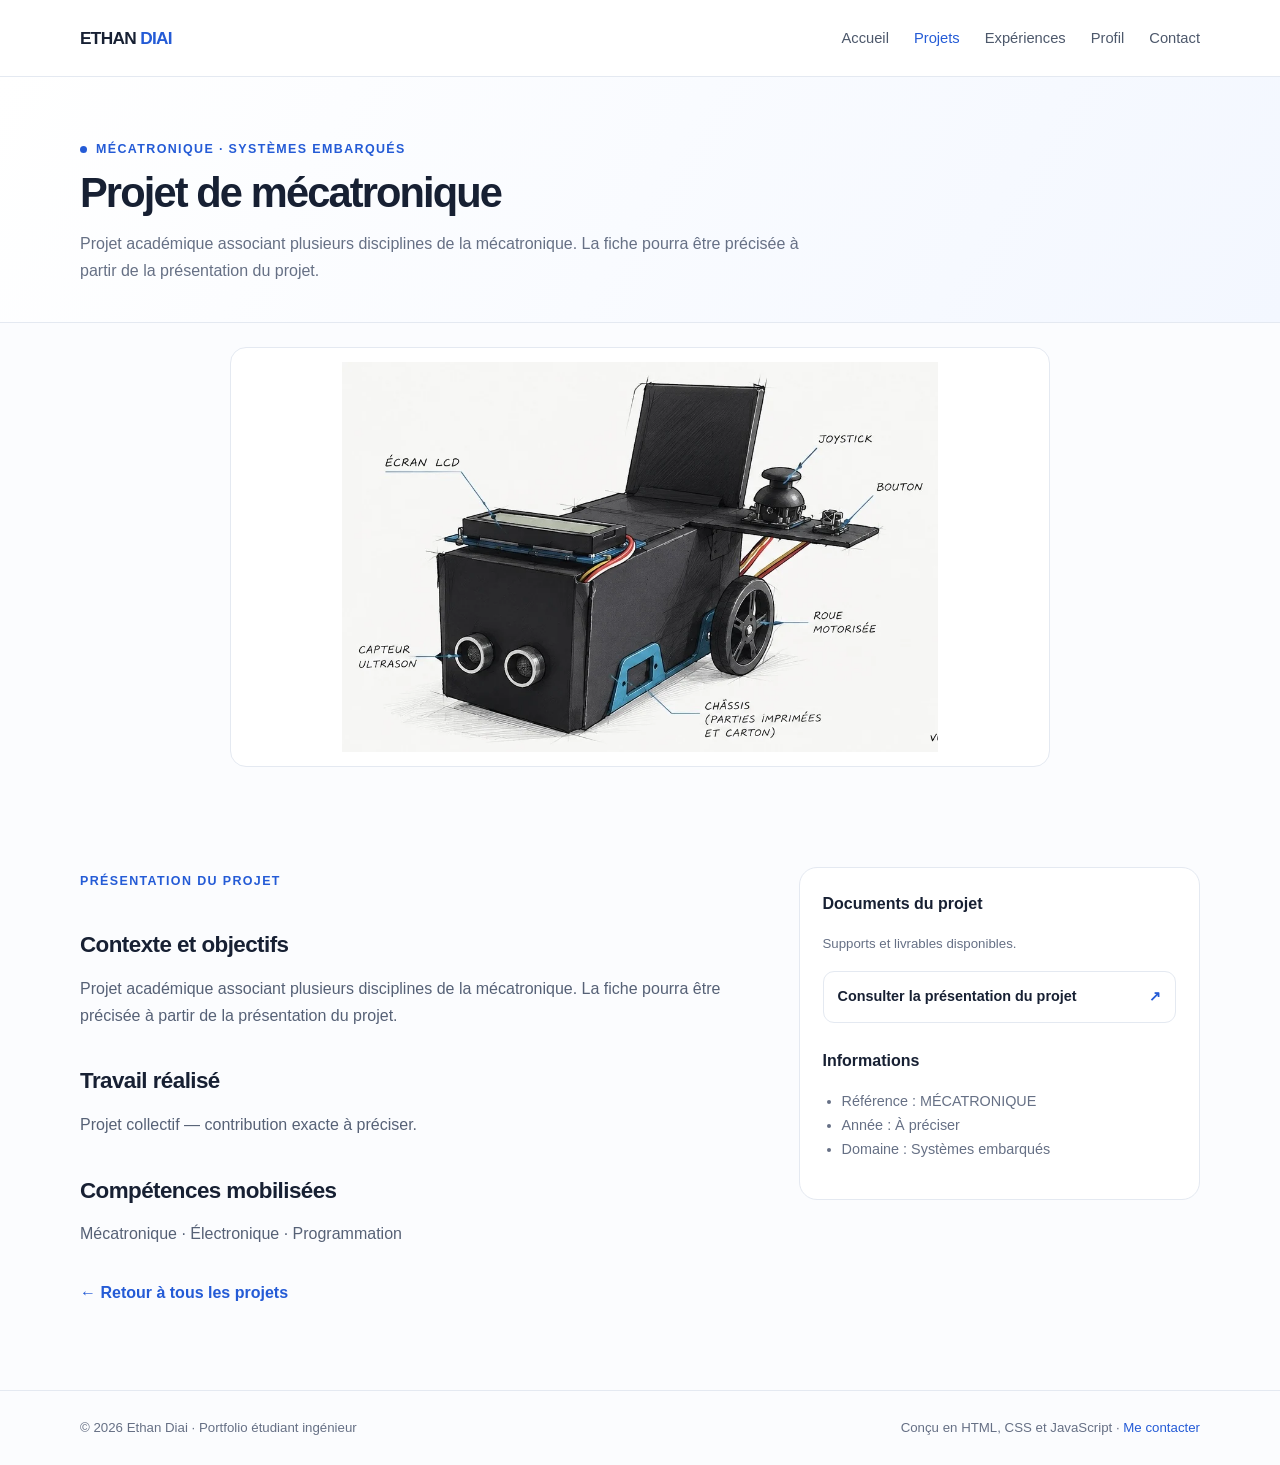
<file: projets/mecatronique.html>
<!doctype html>
<html lang="fr">

<head>
    <meta charset="utf-8">
    <meta name="viewport" content="width=device-width,initial-scale=1">
    <meta name="description"
        content="Projet académique associant plusieurs disciplines de la mécatronique. La fiche pourra être précisée à partir de la présentation du projet.">
    <meta name="theme-color" content="#245bd6">
    <title>Projet de mécatronique · Ethan Diai</title>
    <link rel="stylesheet" href="../assets/style.css">
</head>

<body><a class="skip" href="#contenu">Aller au contenu</a>
    <header class="topbar">
        <div class="wrap nav"><a class="brand" href="../index.html">ETHAN <span>DIAI</span></a><button
                class="menu-toggle" aria-expanded="false" aria-label="Ouvrir le menu">Menu</button>
            <nav class="navlinks" aria-label="Navigation principale"><a class="" href="../index.html">Accueil</a><a
                    class="active" href="../projets.html">Projets</a><a class=""
                    href="../experience.html">Expériences</a><a class="" href="../profil.html">Profil</a><a class=""
                    href="../contact.html">Contact</a></nav>
        </div>
    </header>
    <main id="contenu">
        <section class="page-hero">
            <div class="wrap">
                <div class="eyebrow"><span class="dot"></span>MÉCATRONIQUE · Systèmes embarqués</div>
                <h1 class="page-title">Projet de mécatronique</h1>
                <p>Projet académique associant plusieurs disciplines de la mécatronique. La fiche pourra être précisée à
                    partir de la présentation du projet.</p>
            </div>
        </section>
        <section class="project-visual-section">
            <div class="wrap">
                <figure class="project-visual"><img src="../assets/images/mecatronique.webp"
                        alt="Prototype du projet de mécatronique" loading="lazy">
                </figure>
            </div>
        </section>
        <section class="section">
            <div class="wrap detail-layout">
                <div class="prose">
                    <div class="eyebrow">Présentation du projet</div>
                    <h2>Contexte et objectifs</h2>
                    <p>Projet académique associant plusieurs disciplines de la mécatronique. La fiche pourra être
                        précisée à partir de la présentation du projet.</p>
                    <h2>Travail réalisé</h2>
                    <p>Projet collectif — contribution exacte à préciser.</p>
                    <h2>Compétences mobilisées</h2>
                    <p>Mécatronique · Électronique · Programmation</p>
                    <p style="margin-top:32px"><a class="text-link" href="../projets.html">← Retour à tous les
                            projets</a></p>
                </div>
                <aside class="panel">
                    <h3>Documents du projet</h3>
                    <p class="small">Supports et livrables disponibles.</p>
                    <div class="doc-list"><a class="doc-link" href="../documents/mecatronique-presentation.pdf"
                            target="_blank" rel="noopener"><span>Consulter la présentation du
                                projet</span><span>↗</span></a></div>
                    <h3 style="margin-top:25px">Informations</h3>
                    <ul>
                        <li>Référence : MÉCATRONIQUE</li>
                        <li>Année : À préciser</li>
                        <li>Domaine : Systèmes embarqués</li>
                    </ul>
                </aside>
            </div>
        </section>
    </main>
    <footer class="footer">
        <div class="wrap footer-inner"><span>© 2026 Ethan Diai · Portfolio étudiant ingénieur</span><span>Conçu en HTML,
                CSS et JavaScript · <a href="../contact.html">Me contacter</a></span></div>
    </footer>
    <script src="../assets/script.js"></script>
</body>

</html>
</file>
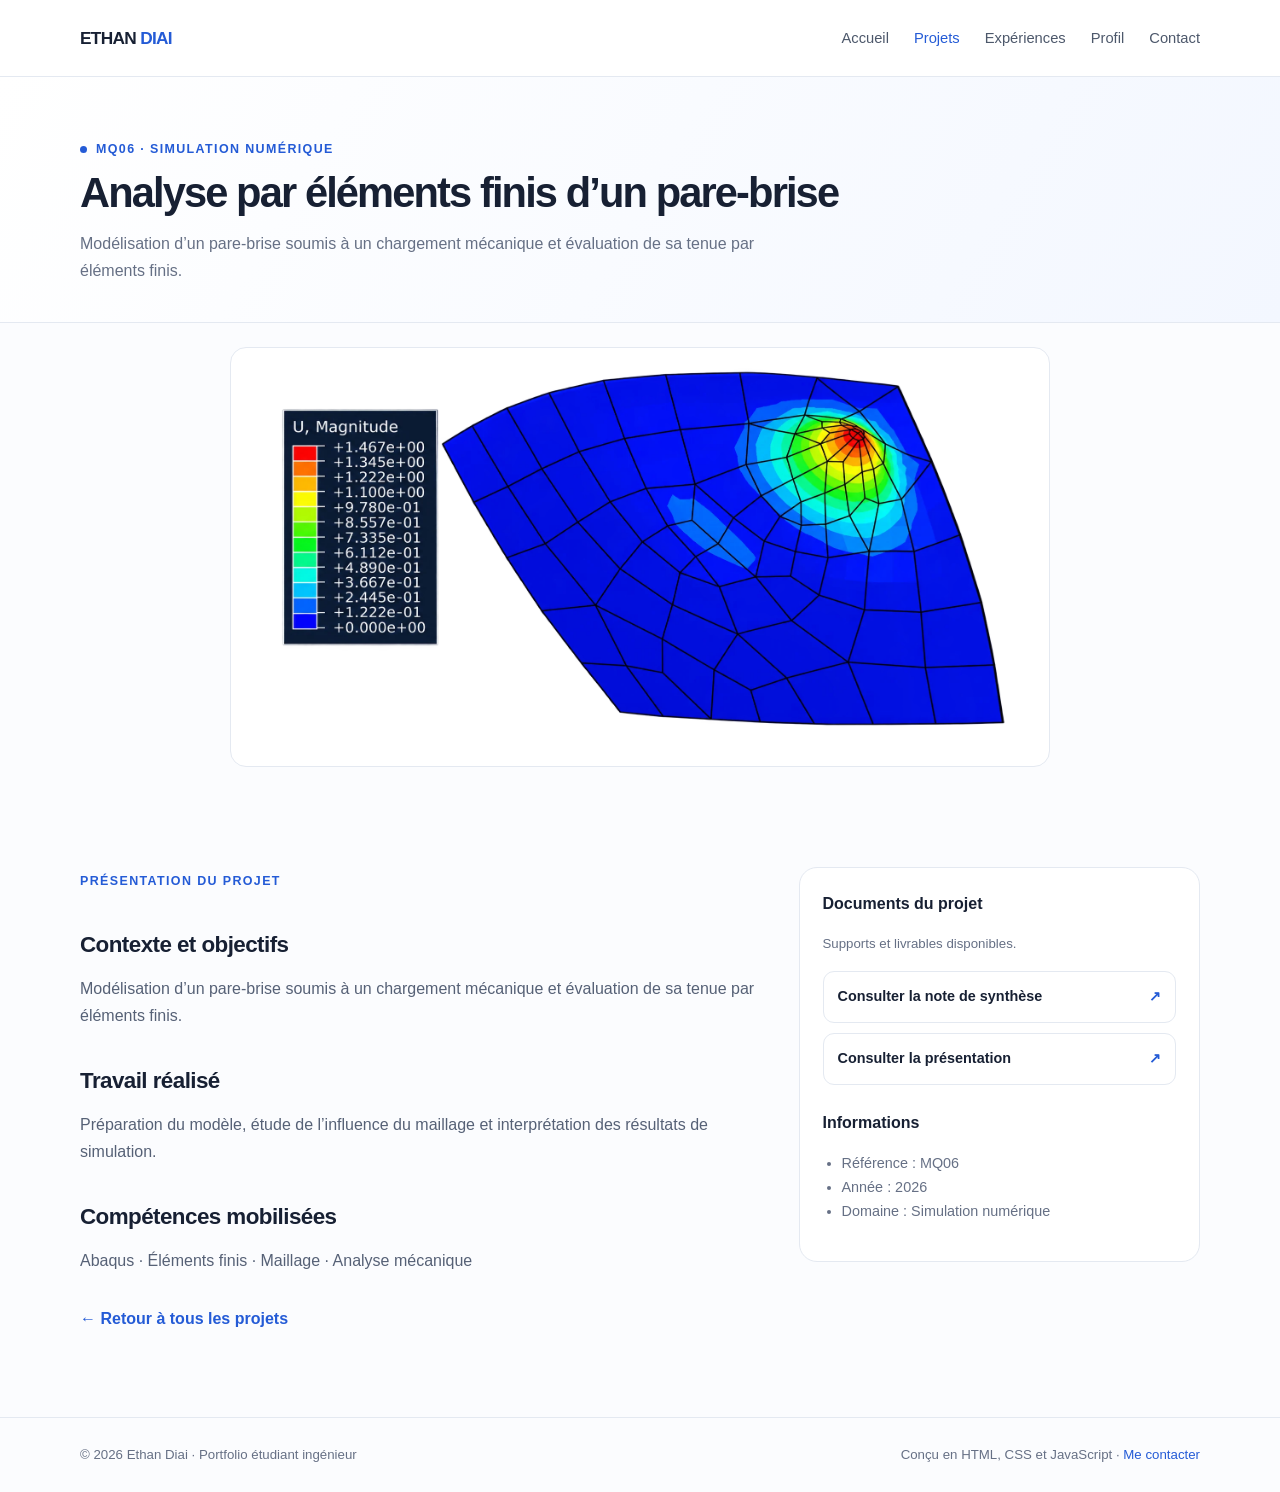
<file: projets/mq06.html>
<!doctype html>
<html lang="fr">

<head>
    <meta charset="utf-8">
    <meta name="viewport" content="width=device-width,initial-scale=1">
    <meta name="description"
        content="Modélisation d’un pare-brise soumis à un chargement mécanique et évaluation de sa tenue par éléments finis.">
    <meta name="theme-color" content="#245bd6">
    <title>Analyse par éléments finis d’un pare-brise · Ethan Diai</title>
    <link rel="stylesheet" href="../assets/style.css">
</head>

<body><a class="skip" href="#contenu">Aller au contenu</a>
    <header class="topbar">
        <div class="wrap nav"><a class="brand" href="../index.html">ETHAN <span>DIAI</span></a><button
                class="menu-toggle" aria-expanded="false" aria-label="Ouvrir le menu">Menu</button>
            <nav class="navlinks" aria-label="Navigation principale"><a class="" href="../index.html">Accueil</a><a
                    class="active" href="../projets.html">Projets</a><a class=""
                    href="../experience.html">Expériences</a><a class="" href="../profil.html">Profil</a><a class=""
                    href="../contact.html">Contact</a></nav>
        </div>
    </header>
    <main id="contenu">
        <section class="page-hero">
            <div class="wrap">
                <div class="eyebrow"><span class="dot"></span>MQ06 · Simulation numérique</div>
                <h1 class="page-title">Analyse par éléments finis d’un pare-brise</h1>
                <p>Modélisation d’un pare-brise soumis à un chargement mécanique et évaluation de sa tenue par éléments
                    finis.</p>
            </div>
        </section>
        <section class="project-visual-section">
            <div class="wrap">
                <figure class="project-visual"><img src="../assets/images/mq06-simulation.webp"
                        alt="Résultat de simulation par éléments finis du projet MQ06" loading="lazy">
                </figure>
            </div>
        </section>
        <section class="section">
            <div class="wrap detail-layout">
                <div class="prose">
                    <div class="eyebrow">Présentation du projet</div>
                    <h2>Contexte et objectifs</h2>
                    <p>Modélisation d’un pare-brise soumis à un chargement mécanique et évaluation de sa tenue par
                        éléments finis.</p>
                    <h2>Travail réalisé</h2>
                    <p>Préparation du modèle, étude de l’influence du maillage et interprétation des résultats de
                        simulation.</p>
                    <h2>Compétences mobilisées</h2>
                    <p>Abaqus · Éléments finis · Maillage · Analyse mécanique</p>
                    <p style="margin-top:32px"><a class="text-link" href="../projets.html">← Retour à tous les
                            projets</a></p>
                </div>
                <aside class="panel">
                    <h3>Documents du projet</h3>
                    <p class="small">Supports et livrables disponibles.</p>
                    <div class="doc-list"><a class="doc-link" href="../documents/MQ06-note-de-synthese.pdf"
                            target="_blank" rel="noopener"><span>Consulter la note de
                                synthèse</span><span>↗</span></a><a class="doc-link"
                            href="../documents/MQ06-presentation.pdf" target="_blank" rel="noopener"><span>Consulter la
                                présentation</span><span>↗</span></a></div>
                    <h3 style="margin-top:25px">Informations</h3>
                    <ul>
                        <li>Référence : MQ06</li>
                        <li>Année : 2026</li>
                        <li>Domaine : Simulation numérique</li>
                    </ul>
                </aside>
            </div>
        </section>
    </main>
    <footer class="footer">
        <div class="wrap footer-inner"><span>© 2026 Ethan Diai · Portfolio étudiant ingénieur</span><span>Conçu en HTML,
                CSS et JavaScript · <a href="../contact.html">Me contacter</a></span></div>
    </footer>
    <script src="../assets/script.js"></script>
</body>

</html>
</file>
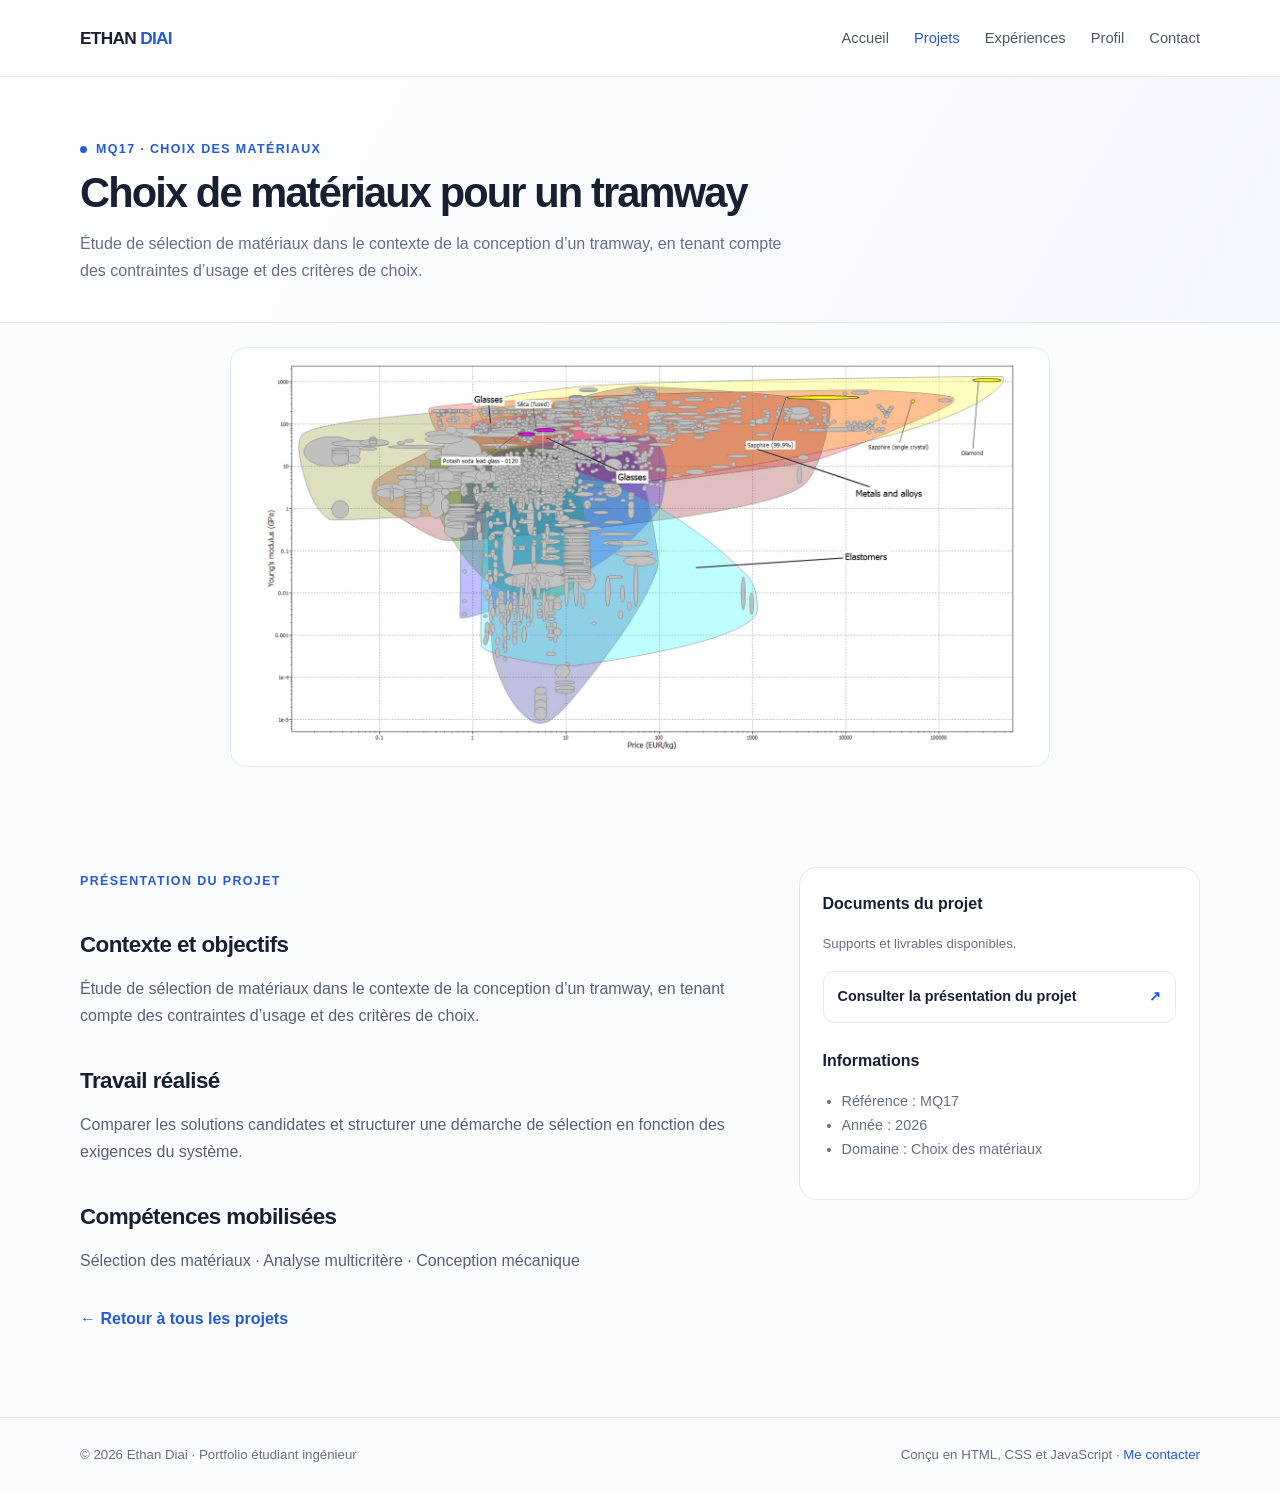
<file: projets/mq17.html>
<!doctype html>
<html lang="fr">

<head>
    <meta charset="utf-8">
    <meta name="viewport" content="width=device-width,initial-scale=1">
    <meta name="description"
        content="Étude de sélection de matériaux dans le contexte de la conception d’un tramway, en tenant compte des contraintes d’usage et des critères de choix.">
    <meta name="theme-color" content="#245bd6">
    <title>Choix de matériaux pour un tramway · Ethan Diai</title>
    <link rel="stylesheet" href="../assets/style.css">
</head>

<body><a class="skip" href="#contenu">Aller au contenu</a>
    <header class="topbar">
        <div class="wrap nav"><a class="brand" href="../index.html">ETHAN <span>DIAI</span></a><button
                class="menu-toggle" aria-expanded="false" aria-label="Ouvrir le menu">Menu</button>
            <nav class="navlinks" aria-label="Navigation principale"><a class="" href="../index.html">Accueil</a><a
                    class="active" href="../projets.html">Projets</a><a class=""
                    href="../experience.html">Expériences</a><a class="" href="../profil.html">Profil</a><a class=""
                    href="../contact.html">Contact</a></nav>
        </div>
    </header>
    <main id="contenu">
        <section class="page-hero">
            <div class="wrap">
                <div class="eyebrow"><span class="dot"></span>MQ17 · Choix des matériaux</div>
                <h1 class="page-title">Choix de matériaux pour un tramway</h1>
                <p>Étude de sélection de matériaux dans le contexte de la conception d’un tramway, en tenant compte des
                    contraintes d’usage et des critères de choix.</p>
            </div>
        </section>
        <section class="project-visual-section">
            <div class="wrap">
                <figure class="project-visual"><img src="../assets/images/mq17-materiaux-tramway.webp"
                        alt="Visualisation de la sélection de matériaux pour le tramway" loading="lazy">
                </figure>
            </div>
        </section>
        <section class="section">
            <div class="wrap detail-layout">
                <div class="prose">
                    <div class="eyebrow">Présentation du projet</div>
                    <h2>Contexte et objectifs</h2>
                    <p>Étude de sélection de matériaux dans le contexte de la conception d’un tramway, en tenant compte
                        des contraintes d’usage et des critères de choix.</p>
                    <h2>Travail réalisé</h2>
                    <p>Comparer les solutions candidates et structurer une démarche de sélection en fonction des
                        exigences du système.</p>
                    <h2>Compétences mobilisées</h2>
                    <p>Sélection des matériaux · Analyse multicritère · Conception mécanique</p>
                    <p style="margin-top:32px"><a class="text-link" href="../projets.html">← Retour à tous les
                            projets</a></p>
                </div>
                <aside class="panel">
                    <h3>Documents du projet</h3>
                    <p class="small">Supports et livrables disponibles.</p>
                    <div class="doc-list"><a class="doc-link" href="../documents/MQ17-presentation.pdf" target="_blank"
                            rel="noopener"><span>Consulter la présentation du projet</span><span>↗</span></a></div>
                    <h3 style="margin-top:25px">Informations</h3>
                    <ul>
                        <li>Référence : MQ17</li>
                        <li>Année : 2026</li>
                        <li>Domaine : Choix des matériaux</li>
                    </ul>
                </aside>
            </div>
        </section>
    </main>
    <footer class="footer">
        <div class="wrap footer-inner"><span>© 2026 Ethan Diai · Portfolio étudiant ingénieur</span><span>Conçu en HTML,
                CSS et JavaScript · <a href="../contact.html">Me contacter</a></span></div>
    </footer>
    <script src="../assets/script.js"></script>
</body>

</html>
</file>
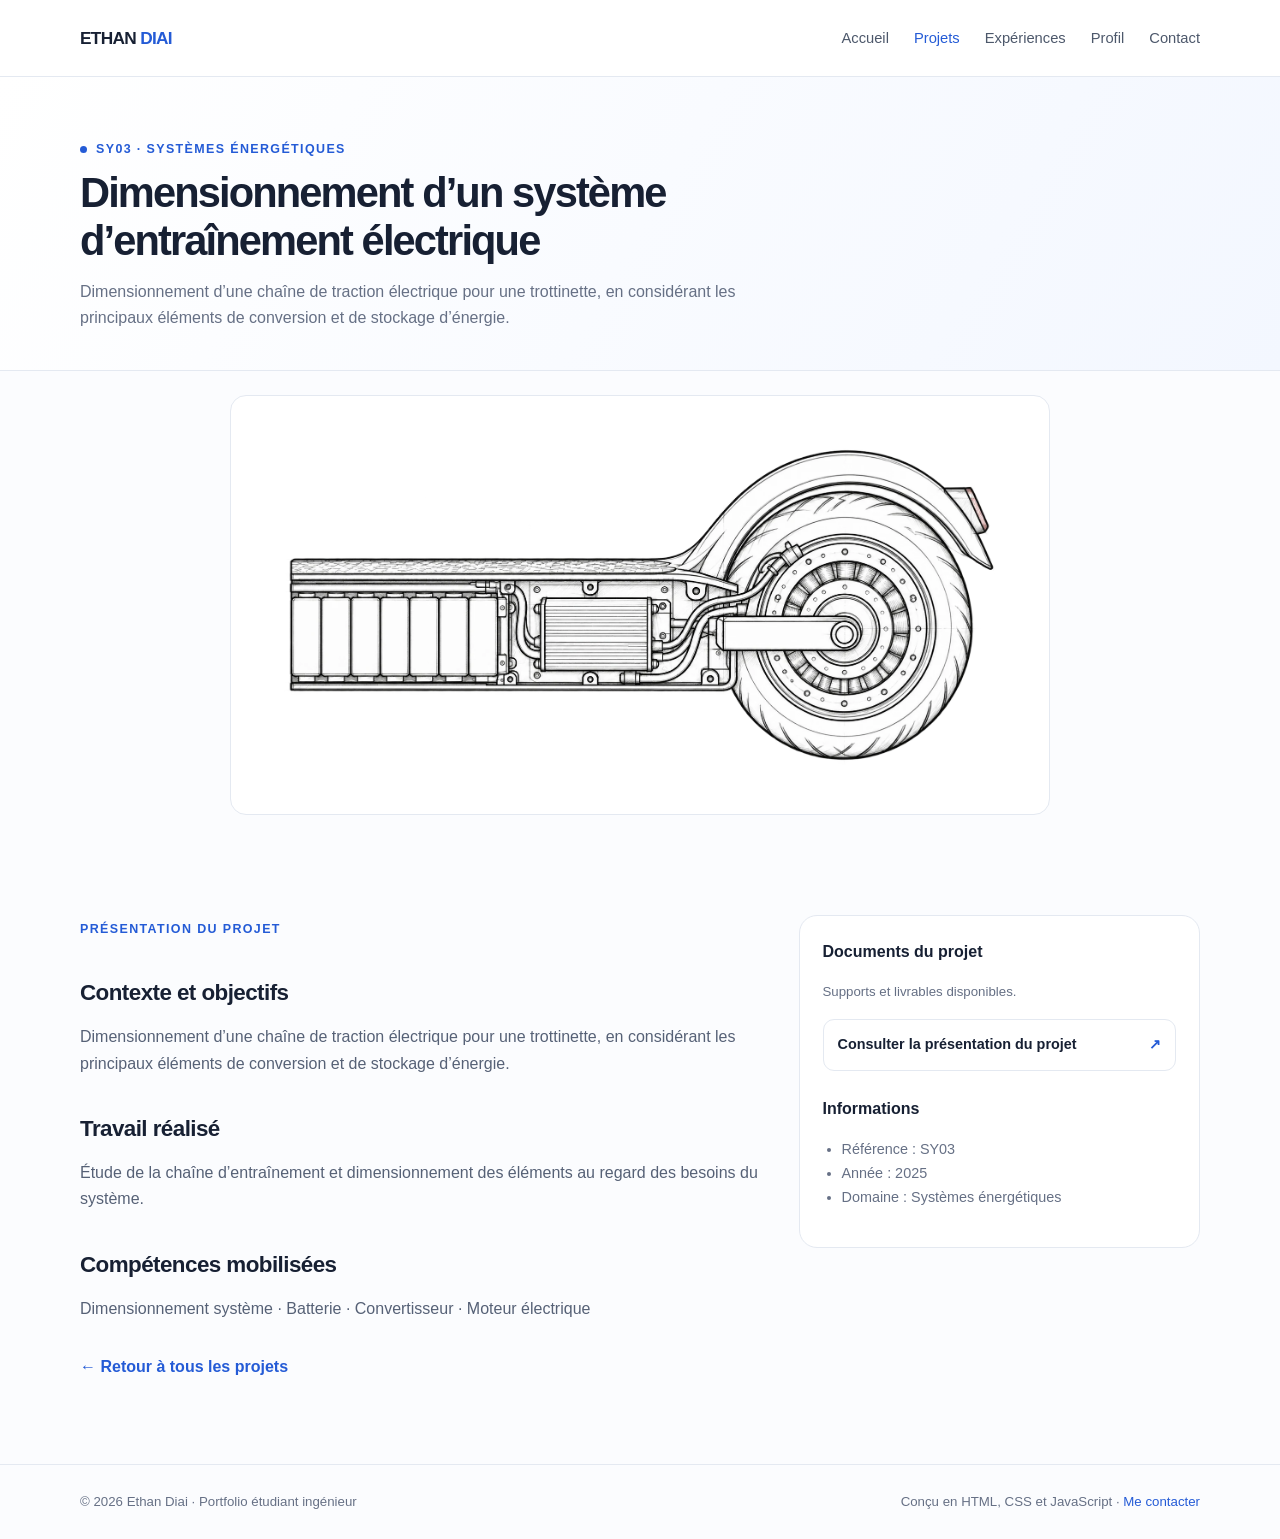
<file: projets/sy03.html>
<!doctype html>
<html lang="fr">

<head>
    <meta charset="utf-8">
    <meta name="viewport" content="width=device-width,initial-scale=1">
    <meta name="description"
        content="Dimensionnement d’une chaîne de traction électrique pour une trottinette, en considérant les principaux éléments de conversion et de stockage d’énergie.">
    <meta name="theme-color" content="#245bd6">
    <title>Dimensionnement d’un système d’entraînement électrique · Ethan Diai</title>
    <link rel="stylesheet" href="../assets/style.css">
</head>

<body><a class="skip" href="#contenu">Aller au contenu</a>
    <header class="topbar">
        <div class="wrap nav"><a class="brand" href="../index.html">ETHAN <span>DIAI</span></a><button
                class="menu-toggle" aria-expanded="false" aria-label="Ouvrir le menu">Menu</button>
            <nav class="navlinks" aria-label="Navigation principale"><a class="" href="../index.html">Accueil</a><a
                    class="active" href="../projets.html">Projets</a><a class=""
                    href="../experience.html">Expériences</a><a class="" href="../profil.html">Profil</a><a class=""
                    href="../contact.html">Contact</a></nav>
        </div>
    </header>
    <main id="contenu">
        <section class="page-hero">
            <div class="wrap">
                <div class="eyebrow"><span class="dot"></span>SY03 · Systèmes énergétiques</div>
                <h1 class="page-title">Dimensionnement d’un système d’entraînement électrique</h1>
                <p>Dimensionnement d’une chaîne de traction électrique pour une trottinette, en considérant les
                    principaux éléments de conversion et de stockage d’énergie.</p>
            </div>
        </section>
        <section class="project-visual-section">
            <div class="wrap">
                <figure class="project-visual"><img src="../assets/images/sy03-trottinette-esquisse.webp"
                        alt="Vue technique de la chaîne d’entraînement électrique étudiée en SY03" loading="lazy">
                </figure>
            </div>
        </section>
        <section class="section">
            <div class="wrap detail-layout">
                <div class="prose">
                    <div class="eyebrow">Présentation du projet</div>
                    <h2>Contexte et objectifs</h2>
                    <p>Dimensionnement d’une chaîne de traction électrique pour une trottinette, en considérant les
                        principaux éléments de conversion et de stockage d’énergie.</p>
                    <h2>Travail réalisé</h2>
                    <p>Étude de la chaîne d’entraînement et dimensionnement des éléments au regard des besoins du
                        système.</p>
                    <h2>Compétences mobilisées</h2>
                    <p>Dimensionnement système · Batterie · Convertisseur · Moteur électrique</p>
                    <p style="margin-top:32px"><a class="text-link" href="../projets.html">← Retour à tous les
                            projets</a></p>
                </div>
                <aside class="panel">
                    <h3>Documents du projet</h3>
                    <p class="small">Supports et livrables disponibles.</p>
                    <div class="doc-list"><a class="doc-link" href="../documents/SY03-presentation.pdf" target="_blank"
                            rel="noopener"><span>Consulter la présentation du projet</span><span>↗</span></a></div>
                    <h3 style="margin-top:25px">Informations</h3>
                    <ul>
                        <li>Référence : SY03</li>
                        <li>Année : 2025</li>
                        <li>Domaine : Systèmes énergétiques</li>
                    </ul>
                </aside>
            </div>
        </section>
    </main>
    <footer class="footer">
        <div class="wrap footer-inner"><span>© 2026 Ethan Diai · Portfolio étudiant ingénieur</span><span>Conçu en HTML,
                CSS et JavaScript · <a href="../contact.html">Me contacter</a></span></div>
    </footer>
    <script src="../assets/script.js"></script>
</body>

</html>
</file>
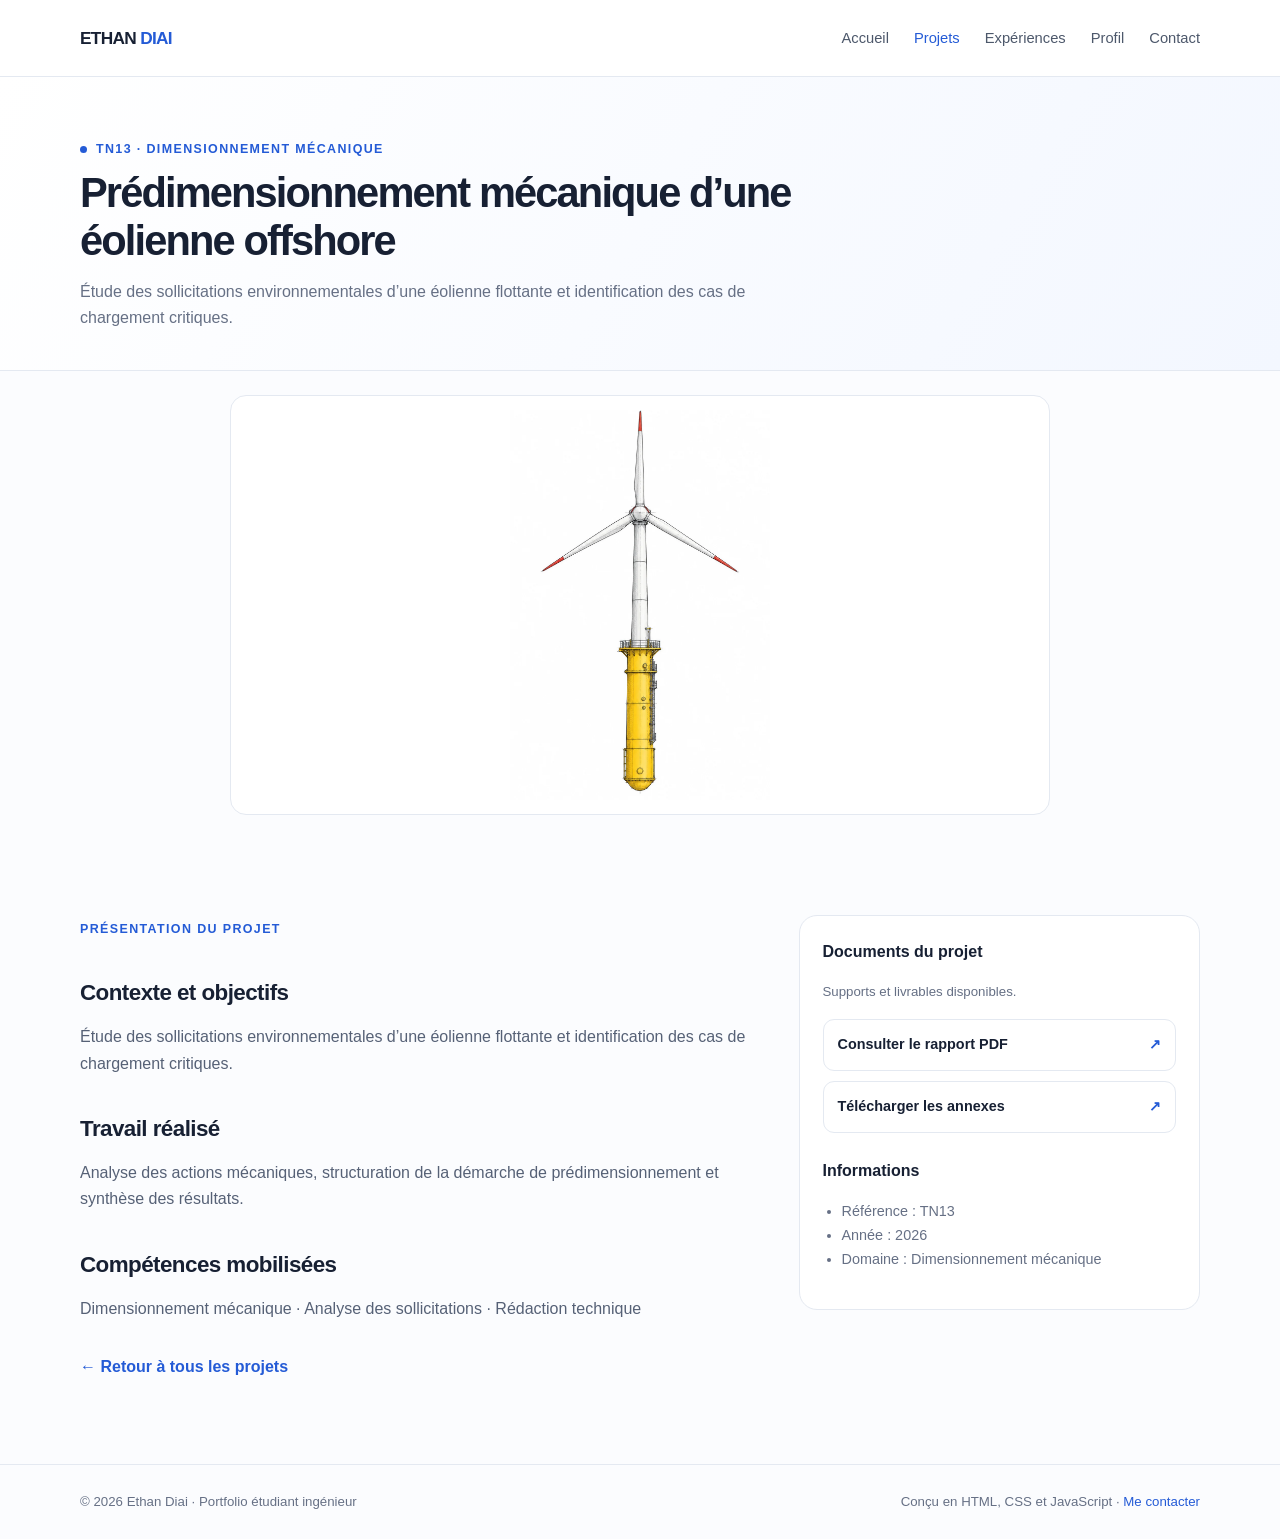
<file: projets/tn13.html>
<!doctype html>
<html lang="fr">

<head>
    <meta charset="utf-8">
    <meta name="viewport" content="width=device-width,initial-scale=1">
    <meta name="description"
        content="Étude des sollicitations environnementales d’une éolienne flottante et identification des cas de chargement critiques.">
    <meta name="theme-color" content="#245bd6">
    <title>Prédimensionnement mécanique d’une éolienne offshore · Ethan Diai</title>
    <link rel="stylesheet" href="../assets/style.css">
</head>

<body><a class="skip" href="#contenu">Aller au contenu</a>
    <header class="topbar">
        <div class="wrap nav"><a class="brand" href="../index.html">ETHAN <span>DIAI</span></a><button
                class="menu-toggle" aria-expanded="false" aria-label="Ouvrir le menu">Menu</button>
            <nav class="navlinks" aria-label="Navigation principale"><a class="" href="../index.html">Accueil</a><a
                    class="active" href="../projets.html">Projets</a><a class=""
                    href="../experience.html">Expériences</a><a class="" href="../profil.html">Profil</a><a class=""
                    href="../contact.html">Contact</a></nav>
        </div>
    </header>
    <main id="contenu">
        <section class="page-hero">
            <div class="wrap">
                <div class="eyebrow"><span class="dot"></span>TN13 · Dimensionnement mécanique</div>
                <h1 class="page-title">Prédimensionnement mécanique d’une éolienne offshore</h1>
                <p>Étude des sollicitations environnementales d’une éolienne flottante et identification des cas de
                    chargement critiques.</p>
            </div>
        </section>
        <section class="project-visual-section">
            <div class="wrap">
                <figure class="project-visual"><img src="../assets/images/tn13-eolienne.webp"
                        alt="Éolienne offshore — illustration du projet TN13" loading="lazy">
                </figure>
            </div>
        </section>
        <section class="section">
            <div class="wrap detail-layout">
                <div class="prose">
                    <div class="eyebrow">Présentation du projet</div>
                    <h2>Contexte et objectifs</h2>
                    <p>Étude des sollicitations environnementales d’une éolienne flottante et identification des cas de
                        chargement critiques.</p>
                    <h2>Travail réalisé</h2>
                    <p>Analyse des actions mécaniques, structuration de la démarche de prédimensionnement et synthèse
                        des résultats.</p>
                    <h2>Compétences mobilisées</h2>
                    <p>Dimensionnement mécanique · Analyse des sollicitations · Rédaction technique</p>
                    <p style="margin-top:32px"><a class="text-link" href="../projets.html">← Retour à tous les
                            projets</a></p>
                </div>
                <aside class="panel">
                    <h3>Documents du projet</h3>
                    <p class="small">Supports et livrables disponibles.</p>
                    <div class="doc-list"><a class="doc-link"
                            href="../documents/TN13-rapport-predimensionnement-eolienne.pdf" target="_blank"
                            rel="noopener"><span>Consulter le rapport PDF</span><span>↗</span></a><a class="doc-link"
                            href="../documents/TN13-annexes-etude-de-cas.pdf" target="_blank"
                            rel="noopener"><span>Télécharger les annexes</span><span>↗</span></a></div>
                    <h3 style="margin-top:25px">Informations</h3>
                    <ul>
                        <li>Référence : TN13</li>
                        <li>Année : 2026</li>
                        <li>Domaine : Dimensionnement mécanique</li>
                    </ul>
                </aside>
            </div>
        </section>
    </main>
    <footer class="footer">
        <div class="wrap footer-inner"><span>© 2026 Ethan Diai · Portfolio étudiant ingénieur</span><span>Conçu en HTML,
                CSS et JavaScript · <a href="../contact.html">Me contacter</a></span></div>
    </footer>
    <script src="../assets/script.js"></script>
</body>

</html>
</file>
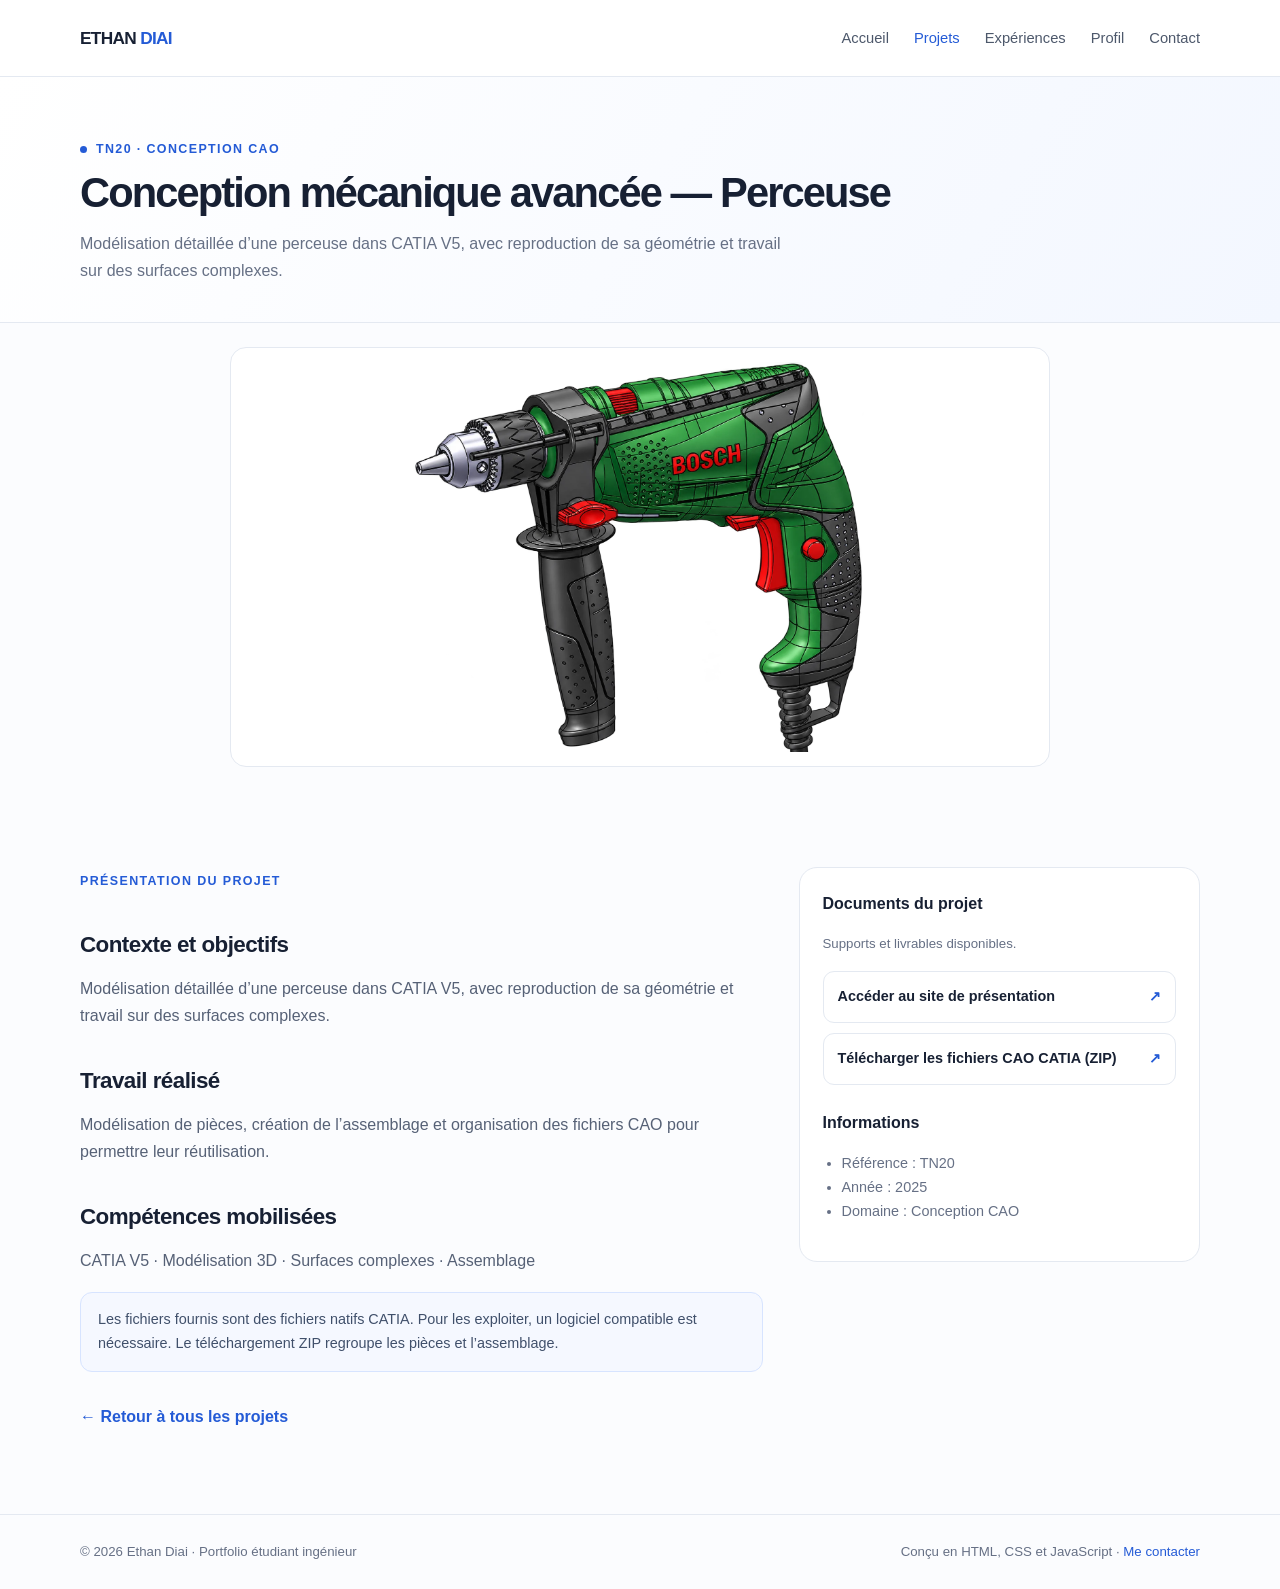
<file: projets/tn20.html>
<!doctype html>
<html lang="fr">

<head>
    <meta charset="utf-8">
    <meta name="viewport" content="width=device-width,initial-scale=1">
    <meta name="description"
        content="Modélisation détaillée d’une perceuse dans CATIA V5, avec reproduction de sa géométrie et travail sur des surfaces complexes.">
    <meta name="theme-color" content="#245bd6">
    <title>Conception mécanique avancée — Perceuse · Ethan Diai</title>
    <link rel="stylesheet" href="../assets/style.css">
</head>

<body><a class="skip" href="#contenu">Aller au contenu</a>
    <header class="topbar">
        <div class="wrap nav"><a class="brand" href="../index.html">ETHAN <span>DIAI</span></a><button
                class="menu-toggle" aria-expanded="false" aria-label="Ouvrir le menu">Menu</button>
            <nav class="navlinks" aria-label="Navigation principale"><a class="" href="../index.html">Accueil</a><a
                    class="active" href="../projets.html">Projets</a><a class=""
                    href="../experience.html">Expériences</a><a class="" href="../profil.html">Profil</a><a class=""
                    href="../contact.html">Contact</a></nav>
        </div>
    </header>
    <main id="contenu">
        <section class="page-hero">
            <div class="wrap">
                <div class="eyebrow"><span class="dot"></span>TN20 · Conception CAO</div>
                <h1 class="page-title">Conception mécanique avancée — Perceuse</h1>
                <p>Modélisation détaillée d’une perceuse dans CATIA V5, avec reproduction de sa géométrie et travail sur
                    des surfaces complexes.</p>
            </div>
        </section>
        <section class="project-visual-section">
            <div class="wrap">
                <figure class="project-visual"><img src="../assets/images/tn20-perceuse.webp"
                        alt="Modèle CAO de la perceuse conçu dans le cadre du TN20" loading="lazy">
                </figure>
            </div>
        </section>
        <section class="section">
            <div class="wrap detail-layout">
                <div class="prose">
                    <div class="eyebrow">Présentation du projet</div>
                    <h2>Contexte et objectifs</h2>
                    <p>Modélisation détaillée d’une perceuse dans CATIA V5, avec reproduction de sa géométrie et travail
                        sur des surfaces complexes.</p>
                    <h2>Travail réalisé</h2>
                    <p>Modélisation de pièces, création de l’assemblage et organisation des fichiers CAO pour permettre
                        leur réutilisation.</p>
                    <h2>Compétences mobilisées</h2>
                    <p>CATIA V5 · Modélisation 3D · Surfaces complexes · Assemblage</p>
                    <div class="notice" style="margin-top:18px">Les fichiers fournis sont des fichiers natifs CATIA.
                        Pour les exploiter, un logiciel compatible est nécessaire. Le téléchargement ZIP regroupe les
                        pièces et l’assemblage.</div>
                    <p style="margin-top:32px"><a class="text-link" href="../projets.html">← Retour à tous les
                            projets</a></p>
                </div>
                <aside class="panel">
                    <h3>Documents du projet</h3>
                    <p class="small">Supports et livrables disponibles.</p>
                    <div class="doc-list"><a class="doc-link"
                            href="https://sites.google.com/view/projet-tn20-diai-seneclauze/home?authuser=0"
                            target="_blank" rel="noopener"><span>Accéder au site de
                                présentation</span><span>↗</span></a><a class="doc-link"
                            href="../documents/tn20/TN20-fichiers-CAO-CATIA.zip" download><span>Télécharger les fichiers
                                CAO CATIA (ZIP)</span><span>↗</span></a></div>
                    <h3 style="margin-top:25px">Informations</h3>
                    <ul>
                        <li>Référence : TN20</li>
                        <li>Année : 2025</li>
                        <li>Domaine : Conception CAO</li>
                    </ul>
                </aside>
            </div>
        </section>
    </main>
    <footer class="footer">
        <div class="wrap footer-inner"><span>© 2026 Ethan Diai · Portfolio étudiant ingénieur</span><span>Conçu en HTML,
                CSS et JavaScript · <a href="../contact.html">Me contacter</a></span></div>
    </footer>
    <script src="../assets/script.js"></script>
</body>

</html>
</file>
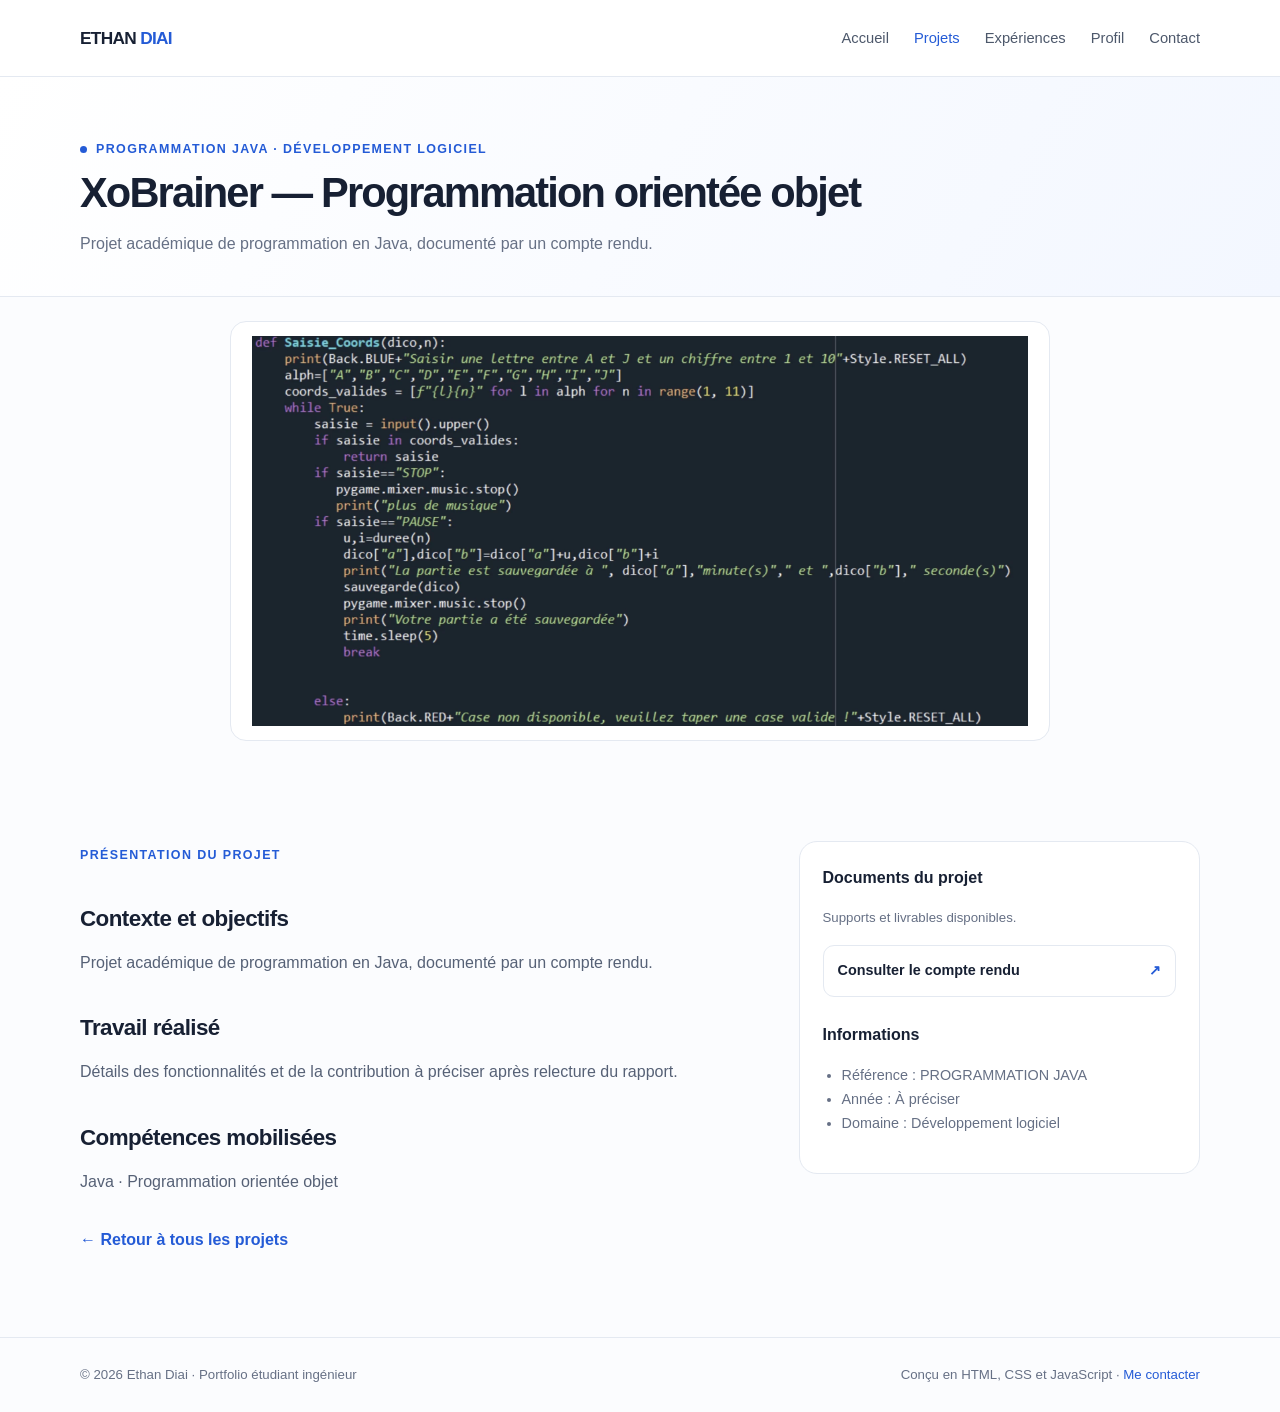
<file: projets/xobrainer.html>
<!doctype html>
<html lang="fr">

<head>
    <meta charset="utf-8">
    <meta name="viewport" content="width=device-width,initial-scale=1">
    <meta name="description" content="Projet académique de programmation en Java, documenté par un compte rendu.">
    <meta name="theme-color" content="#245bd6">
    <title>XoBrainer — Programmation orientée objet · Ethan Diai</title>
    <link rel="stylesheet" href="../assets/style.css">
</head>

<body><a class="skip" href="#contenu">Aller au contenu</a>
    <header class="topbar">
        <div class="wrap nav"><a class="brand" href="../index.html">ETHAN <span>DIAI</span></a><button
                class="menu-toggle" aria-expanded="false" aria-label="Ouvrir le menu">Menu</button>
            <nav class="navlinks" aria-label="Navigation principale"><a class="" href="../index.html">Accueil</a><a
                    class="active" href="../projets.html">Projets</a><a class=""
                    href="../experience.html">Expériences</a><a class="" href="../profil.html">Profil</a><a class=""
                    href="../contact.html">Contact</a></nav>
        </div>
    </header>
    <main id="contenu">
        <section class="page-hero">
            <div class="wrap">
                <div class="eyebrow"><span class="dot"></span>PROGRAMMATION JAVA · Développement logiciel</div>
                <h1 class="page-title">XoBrainer — Programmation orientée objet</h1>
                <p>Projet académique de programmation en Java, documenté par un compte rendu.</p>
            </div>
        </section>
        <section class="project-visual-section">
            <div class="wrap">
                <figure class="project-visual"><img src="../assets/images/xobrainer-code.webp"
                        alt="Extrait de code du projet XoBrainer" loading="lazy">
                </figure>
            </div>
        </section>
        <section class="section">
            <div class="wrap detail-layout">
                <div class="prose">
                    <div class="eyebrow">Présentation du projet</div>
                    <h2>Contexte et objectifs</h2>
                    <p>Projet académique de programmation en Java, documenté par un compte rendu.</p>
                    <h2>Travail réalisé</h2>
                    <p>Détails des fonctionnalités et de la contribution à préciser après relecture du rapport.</p>
                    <h2>Compétences mobilisées</h2>
                    <p>Java · Programmation orientée objet</p>
                    <p style="margin-top:32px"><a class="text-link" href="../projets.html">← Retour à tous les
                            projets</a></p>
                </div>
                <aside class="panel">
                    <h3>Documents du projet</h3>
                    <p class="small">Supports et livrables disponibles.</p>
                    <div class="doc-list"><a class="doc-link" href="../documents/XoBrainer-compte-rendu.pdf"
                            target="_blank" rel="noopener"><span>Consulter le compte rendu</span><span>↗</span></a>
                    </div>
                    <h3 style="margin-top:25px">Informations</h3>
                    <ul>
                        <li>Référence : PROGRAMMATION JAVA</li>
                        <li>Année : À préciser</li>
                        <li>Domaine : Développement logiciel</li>
                    </ul>
                </aside>
            </div>
        </section>
    </main>
    <footer class="footer">
        <div class="wrap footer-inner"><span>© 2026 Ethan Diai · Portfolio étudiant ingénieur</span><span>Conçu en HTML,
                CSS et JavaScript · <a href="../contact.html">Me contacter</a></span></div>
    </footer>
    <script src="../assets/script.js"></script>
</body>

</html>
</file>
<file: assets/style.css>
:root {
    --ink: #172033;
    --muted: #667085;
    --line: #e4e9f1;
    --blue: #245bd6;
    --blue-dark: #1747b0;
    --pale: #eff5ff;
    --surface: #fff;
    --bg: #fbfcfe;
    --max: 1120px;
    --radius: 18px
}

* {
    box-sizing: border-box
}

html {
    scroll-behavior: smooth
}

body {
    margin: 0;
    background: var(--bg);
    color: var(--ink);
    font-family: Inter, -apple-system, BlinkMacSystemFont, "Segoe UI", sans-serif;
    line-height: 1.65
}

a {
    color: var(--blue);
    text-decoration: none
}

a:hover {
    color: var(--blue-dark)
}

.wrap {
    width: min(var(--max), calc(100% - 40px));
    margin: auto
}

.skip {
    position: absolute;
    left: -9999px
}

.skip:focus {
    left: 12px;
    top: 12px;
    background: #fff;
    padding: 10px;
    z-index: 99
}

.topbar {
    position: sticky;
    top: 0;
    z-index: 10;
    background: rgba(255, 255, 255, .92);
    backdrop-filter: blur(14px);
    border-bottom: 1px solid var(--line)
}

.nav {
    min-height: 76px;
    display: flex;
    align-items: center;
    justify-content: space-between;
    gap: 20px
}

.brand {
    font-weight: 800;
    letter-spacing: -.04em;
    color: var(--ink);
    font-size: 1.08rem
}

.brand span {
    color: var(--blue)
}

.navlinks {
    display: flex;
    align-items: center;
    gap: 25px
}

.navlinks a {
    font-size: .92rem;
    color: #4d586b
}

.navlinks a.active,
.navlinks a:hover {
    color: var(--blue)
}

.menu-toggle {
    display: none;
    border: 1px solid var(--line);
    background: #fff;
    border-radius: 10px;
    padding: 8px 12px;
    color: var(--ink)
}

.hero {
    padding: 86px 0 72px;
    background: linear-gradient(120deg, #fff 40%, #f1f6ff 100%);
    border-bottom: 1px solid var(--line)
}

.eyebrow {
    display: inline-flex;
    align-items: center;
    gap: 9px;
    color: var(--blue);
    font-size: .78rem;
    font-weight: 750;
    letter-spacing: .11em;
    text-transform: uppercase
}

.dot {
    width: 7px;
    height: 7px;
    border-radius: 50%;
    background: var(--blue)
}

h1,
h2,
h3,
p {
    margin-top: 0
}

h1 {
    font-size: clamp(2.6rem, 6vw, 4.7rem);
    line-height: 1.06;
    letter-spacing: -.065em;
    max-width: 850px;
    margin: 18px 0 22px
}

h1 em {
    font-style: normal;
    color: var(--blue)
}

.lead {
    font-size: 1.15rem;
    color: #536076;
    max-width: 680px;
    line-height: 1.8
}

.actions {
    display: flex;
    gap: 12px;
    flex-wrap: wrap;
    margin-top: 30px
}

.btn {
    display: inline-flex;
    align-items: center;
    justify-content: center;
    gap: 9px;
    border-radius: 11px;
    padding: 12px 17px;
    font-weight: 700;
    font-size: .92rem;
    border: 1px solid var(--line);
    background: #fff;
    color: var(--ink);
    transition: .18s
}

.btn.primary {
    background: var(--blue);
    border-color: var(--blue);
    color: white
}

.btn:hover {
    transform: translateY(-1px);
    box-shadow: 0 8px 24px #1d3f7a12
}

.section {
    padding: 68px 0
}

.section-head {
    display: flex;
    justify-content: space-between;
    align-items: end;
    gap: 20px;
    margin-bottom: 28px
}

.section-head h2,
.page-title {
    font-size: clamp(1.8rem, 4vw, 2.6rem);
    letter-spacing: -.045em;
    line-height: 1.15;
    margin: 8px 0
}

.section-head p {
    color: var(--muted);
    margin: 0;
    max-width: 560px
}

.text-link {
    font-weight: 700;
    white-space: nowrap
}

.grid {
    display: grid;
    grid-template-columns: repeat(3, minmax(0, 1fr));
    gap: 18px
}

.project-card {
    display: flex;
    flex-direction: column;
    min-height: 280px;
    background: #fff;
    border: 1px solid var(--line);
    border-radius: var(--radius);
    padding: 22px;
    transition: transform .18s, border-color .18s, box-shadow .18s
}

.project-card:hover {
    transform: translateY(-3px);
    border-color: #bfd0f7;
    box-shadow: 0 14px 35px #1c3f7a0b
}

.card-top {
    display: flex;
    align-items: center;
    justify-content: space-between;
    gap: 12px;
    margin-bottom: 24px
}

.code {
    font-size: .72rem;
    letter-spacing: .09em;
    font-weight: 800;
    color: var(--blue);
    background: var(--pale);
    padding: 6px 9px;
    border-radius: 7px
}

.year {
    font-size: .78rem;
    color: var(--muted)
}

.project-card h3 {
    font-size: 1.17rem;
    letter-spacing: -.025em;
    line-height: 1.35;
    margin-bottom: 10px
}

.project-card p {
    font-size: .91rem;
    color: var(--muted);
    margin-bottom: 22px
}

.card-foot {
    margin-top: auto;
    display: flex;
    justify-content: space-between;
    align-items: center;
    border-top: 1px solid #eef1f5;
    padding-top: 15px;
    font-size: .85rem;
    font-weight: 700
}

.tag {
    color: #5a667a;
    font-size: .75rem;
    font-weight: 650
}

.band {
    background: #f0f5ff;
    border-top: 1px solid #e2ebff;
    border-bottom: 1px solid #e2ebff
}

.skills {
    display: grid;
    grid-template-columns: repeat(4, 1fr);
    gap: 14px
}

.skill {
    padding: 20px;
    background: #fff;
    border: 1px solid var(--line);
    border-radius: 14px
}

.skill h3 {
    font-size: .95rem;
    margin-bottom: 8px
}

.skill p {
    font-size: .85rem;
    color: var(--muted);
    margin: 0
}

.page-hero {
    padding: 58px 0 38px;
    background: linear-gradient(120deg, #fff, #f3f7ff);
    border-bottom: 1px solid var(--line)
}

.page-hero p {
    max-width: 720px;
    color: var(--muted);
    margin: 14px 0 0
}

.prose {
    max-width: 800px
}

.prose h2 {
    font-size: 1.4rem;
    letter-spacing: -.025em;
    margin: 34px 0 12px
}

.prose p,
.prose li {
    color: #566176
}

.detail-layout {
    display: grid;
    grid-template-columns: minmax(0, 1.7fr) minmax(240px, 1fr);
    gap: 36px
}

.panel {
    border: 1px solid var(--line);
    background: #fff;
    border-radius: var(--radius);
    padding: 23px;
    height: max-content
}

.panel h3 {
    font-size: 1rem
}

.panel ul {
    padding-left: 19px;
    color: var(--muted);
    font-size: .9rem
}

.doc-list {
    display: grid;
    gap: 10px;
    margin-top: 16px
}

.doc-link {
    display: flex;
    align-items: center;
    justify-content: space-between;
    gap: 12px;
    padding: 13px 14px;
    border: 1px solid var(--line);
    border-radius: 11px;
    color: var(--ink);
    font-weight: 650;
    font-size: .9rem;
    background: #fff
}

.doc-link:hover {
    border-color: #b9ccfa;
    background: #f8faff
}

.doc-link span:last-child {
    color: var(--blue)
}

.timeline {
    border-left: 2px solid #d9e4fb;
    margin: 24px 0 0 8px;
    padding-left: 25px
}

.timeline-item {
    position: relative;
    margin: 0 0 30px
}

.timeline-item:before {
    content: "";
    position: absolute;
    width: 10px;
    height: 10px;
    border-radius: 50%;
    background: var(--blue);
    left: -31px;
    top: 8px;
    box-shadow: 0 0 0 5px #eaf0ff
}

.timeline-item h3 {
    margin: 0 0 4px;
    font-size: 1.12rem
}

.meta {
    color: var(--blue);
    font-size: .82rem;
    font-weight: 700;
    margin-bottom: 8px
}

.timeline-item p {
    color: var(--muted);
    margin-bottom: 0
}

.profile-grid {
    display: grid;
    grid-template-columns: 1.2fr .8fr;
    gap: 24px
}

.box {
    background: #fff;
    border: 1px solid var(--line);
    border-radius: var(--radius);
    padding: 25px
}

.box h3 {
    font-size: 1rem
}

.pill-list {
    display: flex;
    flex-wrap: wrap;
    gap: 8px
}

.pill {
    font-size: .82rem;
    padding: 7px 10px;
    border-radius: 8px;
    background: #f3f6fb;
    color: #455269
}

.contact-grid {
    display: grid;
    grid-template-columns: repeat(2, 1fr);
    gap: 16px
}

.contact-item {
    padding: 24px;
    border: 1px solid var(--line);
    border-radius: var(--radius);
    background: #fff
}

.contact-item .label {
    color: var(--muted);
    font-size: .8rem;
    margin-bottom: 5px
}

.contact-item a {
    font-weight: 750;
    overflow-wrap: anywhere
}

.footer {
    border-top: 1px solid var(--line);
    padding: 26px 0;
    color: var(--muted);
    font-size: .83rem
}

.footer-inner {
    display: flex;
    justify-content: space-between;
    gap: 20px;
    flex-wrap: wrap
}

.notice {
    border: 1px solid #d7e4ff;
    background: #f5f8ff;
    border-radius: 12px;
    padding: 15px 17px;
    color: #40506b;
    font-size: .9rem
}

.filterbar {
    display: flex;
    flex-wrap: wrap;
    gap: 8px;
    margin-bottom: 24px
}

.filter {
    border: 1px solid var(--line);
    background: #fff;
    color: #58647a;
    padding: 8px 13px;
    border-radius: 999px;
    font-size: .83rem;
    cursor: pointer
}

.filter.active {
    background: var(--blue);
    color: white;
    border-color: var(--blue)
}

.hidden {
    display: none !important
}

.small {
    font-size: .83rem;
    color: var(--muted)
}

@media(max-width:850px) {
    .grid {
        grid-template-columns: repeat(2, minmax(0, 1fr))
    }

    .skills {
        grid-template-columns: repeat(2, 1fr)
    }

    .detail-layout,
    .profile-grid {
        grid-template-columns: 1fr
    }

    .hero {
        padding: 64px 0
    }

    .section {
        padding: 54px 0
    }
}

@media(max-width:640px) {
    .wrap {
        width: min(var(--max), calc(100% - 30px))
    }

    .nav {
        min-height: 66px;
        flex-wrap: wrap
    }

    .menu-toggle {
        display: block
    }

    .navlinks {
        display: none;
        width: 100%;
        padding: 0 0 15px;
        flex-direction: column;
        align-items: flex-start;
        gap: 13px
    }

    .navlinks.open {
        display: flex
    }

    .grid,
    .contact-grid {
        grid-template-columns: 1fr
    }

    .skills {
        grid-template-columns: 1fr 1fr
    }

    .section-head {
        align-items: flex-start;
        flex-direction: column
    }

    .hero {
        padding: 52px 0
    }

    .lead {
        font-size: 1.03rem
    }

    .project-card {
        min-height: 245px
    }

    .footer-inner {
        flex-direction: column;
        gap: 8px
    }
}

/* Mise en page des visuels : dimensions maîtrisées sur toutes les pages */
img {
    display: block;
    max-width: 100%;
    height: auto
}

.hero-layout {
    display: grid;
    grid-template-columns: minmax(0, 1fr);
    gap: 28px
}

.hero-copy {
    max-width: 850px
}

.hero-visual {
    width: min(100% - 40px, var(--max));
    margin: 0 auto;
    display: grid;
    grid-template-columns: minmax(0, 1.6fr) minmax(180px, 1fr);
    grid-template-rows: minmax(120px, 190px) minmax(120px, 190px);
    gap: 16px;
    align-items: stretch
}

.hero-image-main,
.hero-image-small {
    position: relative;
    min-width: 0;
    min-height: 0;
    overflow: hidden;
    border: 1px solid var(--line);
    border-radius: 16px;
    background: #fff;
    box-shadow: 0 10px 30px #1d3f7a0c
}

.hero-image-main {
    grid-row: 1 / span 2
}

.hero-image-main img,
.hero-image-small img {
    width: 100%;
    height: 100%;
    object-fit: contain;
    padding: 12px
}

.hero-image-main img {
    max-height: 410px
}

.image-label,
.hero-image-small span {
    position: absolute;
    left: 12px;
    bottom: 12px;
    background: rgba(255, 255, 255, .94);
    border: 1px solid var(--line);
    border-radius: 8px;
    padding: 5px 9px;
    font-size: .75rem;
    font-weight: 700;
    color: var(--ink)
}

.card-image {
    display: block;
    height: 170px;
    margin: -22px -22px 18px;
    overflow: hidden;
    border-radius: var(--radius) var(--radius) 0 0;
    background: #f7f9fc;
    border-bottom: 1px solid var(--line)
}

.card-image img {
    width: 100%;
    height: 100%;
    object-fit: contain;
    padding: 10px
}

.project-visual-section {
    margin: 24px 0 32px
}

.project-visual {
    width: 100%;
    max-width: 820px;
    height: clamp(190px, 36vw, 420px);
    margin: 0 auto 10px;
    overflow: hidden;
    border: 1px solid var(--line);
    border-radius: 16px;
    background: #fff;
    display: flex;
    align-items: center;
    justify-content: center
}

.project-visual img {
    width: 100%;
    height: 100%;
    max-height: 420px;
    object-fit: contain;
    padding: 14px
}

@media(max-width:640px) {
    .hero-visual {
        width: calc(100% - 30px);
        grid-template-columns: 1fr 1fr;
        grid-template-rows: 180px 125px;
        gap: 10px
    }

    .hero-image-main {
        grid-column: 1 / -1;
        grid-row: auto
    }

    .hero-image-main img {
        max-height: 180px
    }

    .hero-image-small img {
        padding: 6px
    }

    .card-image {
        height: 155px
    }
}
</file>
